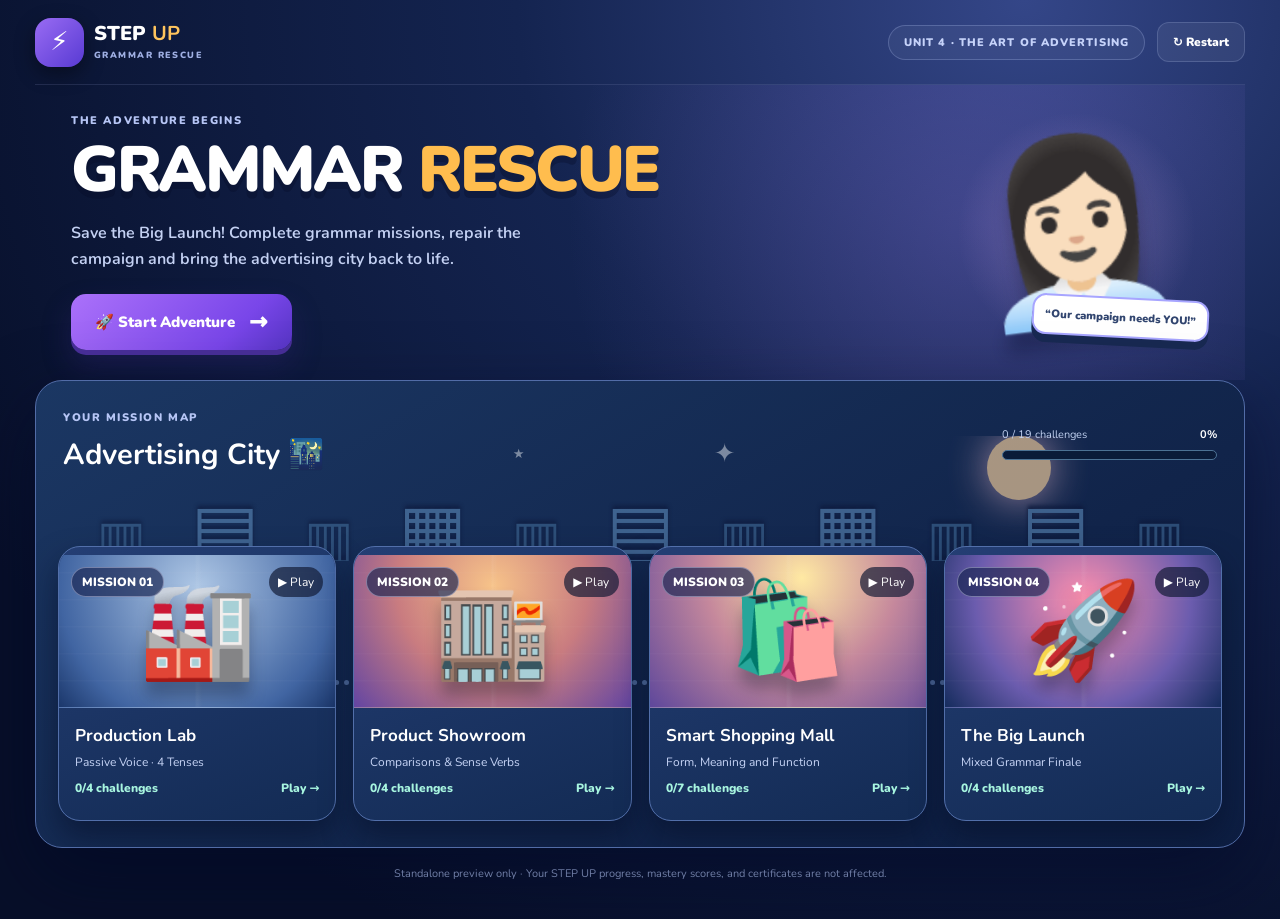
<file: grammar-rescue/index.html>
<!doctype html>
<html lang="en"><head>
<meta charset="utf-8"><meta name="viewport" content="width=device-width,initial-scale=1,viewport-fit=cover">
<meta name="theme-color" content="#0d1843"><title>STEP UP · Grammar Rescue Adventure</title>
<link rel="stylesheet" href="./styles.css?v=4">
</head><body>
<div class="app-shell">
<header class="topbar"><div class="brand"><span class="brand-logo">⚡</span><span>STEP <strong>UP</strong><small>GRAMMAR RESCUE</small></span></div>
<div class="top-meta"><span class="tag">UNIT 4 · THE ART OF ADVERTISING</span><button class="ghost-button" id="reset-progress" type="button" title="Restart this demo">↻ Restart</button></div></header>
<main>
<section id="map-view" class="map-view">
 <div class="welcome"><div><div class="eyebrow">THE ADVENTURE BEGINS</div><h1>GRAMMAR <em>RESCUE</em></h1><p>Save the Big Launch! Complete grammar missions, repair the campaign and bring the advertising city back to life.</p>
 <button id="quick-start" class="btn btn-violet" type="button">🚀 Start Adventure <span>→</span></button></div><div class="mascot" aria-hidden="true"><div class="mascot-glow"></div><div class="mascot-figure">👩🏻‍💼</div><div class="mascot-bubble">“Our campaign needs YOU!”</div></div></div>
 <div class="city-panel"><div class="city-header"><div><span class="eyebrow">YOUR MISSION MAP</span><h2>Advertising City <span>🌃</span></h2></div><div class="progress-box"><div class="progress-top"><span id="map-count">0 / 19 challenges</span><strong id="map-pct">0%</strong></div><div class="track"><span id="map-bar"></span></div></div></div>
 <div class="citysky"><div class="moon"></div><div class="stars">✦ ⋆ ✦</div><div class="skybuildings"><span>▥</span><span>▤</span><span>▥</span><span>▦</span><span>▥</span><span>▤</span><span>▥</span><span>▦</span><span>▥</span><span>▤</span><span>▥</span></div></div>
 <div id="mission-cards" class="mission-cards"></div>
 </div>
 <p class="legal">Standalone preview only · Your STEP UP progress, mastery scores, and certificates are not affected.</p>
</section>
<section id="game-view" class="game-view hidden">
 <div class="game-heading"><button id="back-map" type="button" class="back-button">← Mission Map</button><div class="game-identity"><span id="mission-pill">MISSION 01</span><strong id="mission-title">Production Lab</strong><small id="mission-subtitle">Passive Voice</small></div><div class="step-counter"><span id="step-caption">Challenge 1 / 4</span><div class="tinytrack"><span id="step-track"></span></div></div></div>
 <div class="game-layout">
  <div id="stage" class="stage stage-factory"><div class="stage-top"><span class="stage-label" id="stage-label">🚘 CAR FACTORY</span><span class="stage-status" id="stage-status">● WAITING</span></div>
  <div class="stage-backdrop"><div class="stage-window"></div><div class="stage-lights"></div><div class="stage-art" id="stage-art"><span class="decor-a"></span><span class="decor-b"></span><div class="art-main" id="art-main">🚘</div><div class="stage-platform"></div></div></div>
  <div class="stage-actor"><div class="actor" id="stage-actor">🤖</div><div class="actor-talk" id="actor-talk">Can you help?</div></div>
  <div class="stage-bottom"><span id="stage-readout">🟡 System awaiting your answer</span><span id="stage-stars">☆ ☆ ☆</span></div></div>
  <div class="activity"><div class="activity-header"><span class="eyebrow" id="activity-category">PRODUCTION CONTROL</span><span id="activity-number">01 / 04</span></div><h2 id="question-title">Repair the sentence</h2><p class="instruction" id="question-subtitle">Tap the words in the correct order.</p>
  <div class="prompt-card"><span class="prompt-icon" id="prompt-icon">📋</span><div><span id="prompt-label">PRODUCT INFORMATION</span><p id="question-prompt">Our car needs a label.</p></div></div>
  <div id="interaction-area" class="interaction-area" aria-live="polite"><div class="answer-box"><span>Your sentence goes here…</span></div><div class="words"><button type="button" class="word">in Japan.</button><button type="button" class="word">This car</button><button type="button" class="word">made</button><button type="button" class="word">is</button></div></div>
  <div class="tools-row"><button type="button" id="hint-button" class="chip-button">💡 Hint</button><button type="button" id="clear-button" class="chip-button">↻ Try again</button></div>
  <div id="hint-box" class="hint-box hidden"></div><div id="feedback" class="feedback hidden" role="status" aria-live="polite"></div>
  <button type="button" id="check-button" class="btn btn-violet main-action">Check Answer <span>→</span></button>
  </div>
 </div><p class="legal">Tap cards to interact · Demo progress stays on this device only</p>
</section>
</main></div>
<div class="overlay hidden" id="result-overlay" role="dialog" aria-modal="true" aria-labelledby="result-title"><div class="result-card"><div class="result-icon" id="result-icon">🏆</div><span class="eyebrow" id="result-kicker">MISSION COMPLETE</span><h2 id="result-title">Wonderful!</h2><p id="result-description">You've completed this mission.</p><div class="reward-ribbon" id="reward-ribbon">⭐ ⭐ ⭐</div><button class="btn btn-violet" id="result-next" type="button">Next Mission →</button><button id="result-map" type="button" class="chip-button">View Mission Map</button></div></div>
<script src="./game.js?v=4" defer></script>
</body></html>
</file>
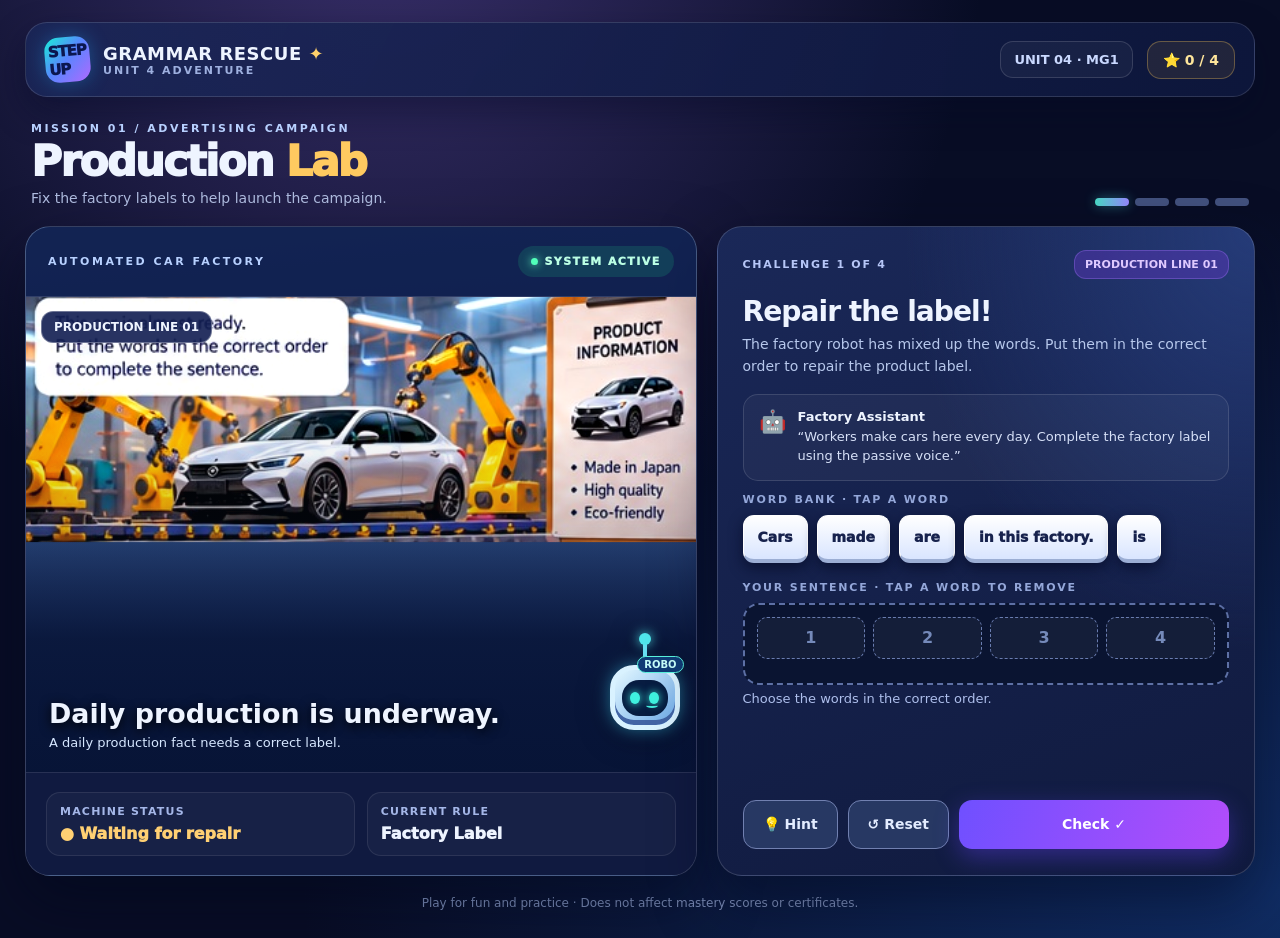
<file: games/grammar-rescue/index.html>
<!doctype html>
<html lang="en">
<head>
<meta charset="UTF-8"><meta name="viewport" content="width=device-width,initial-scale=1,viewport-fit=cover">
<title>STEP UP • Grammar Rescue — Unit 4 Adventure</title>
<link rel="stylesheet" href="style.css?v=20261022-challenge-3">
</head>
<body>
<div class="app">
  <header class="topbar">
    <div class="brand"><div class="emblem">STEP<br>UP</div><div><div class="brand-title">GRAMMAR RESCUE <span style="color:#ffd16b">✦</span></div><div class="brand-small">UNIT 4 ADVENTURE</div></div></div>
    <div class="top-right"><span class="unit-chip">UNIT 04 · MG1</span><span class="score-chip" id="starCounter">⭐ 0 / 4</span></div>
  </header>
  <div class="page-head"><div><div class="eyebrow">MISSION 01 / ADVERTISING CAMPAIGN</div><h1>Production <span>Lab</span></h1><p>Fix the factory labels to help launch the campaign.</p></div><div class="level-numbers" id="steps" aria-label="Progress"></div></div>
  <main class="mission-layout">
    <section class="factory card" aria-label="Animated factory environment">
      <header class="factory-header"><span class="eyebrow" id="plantStatus">AUTOMATED CAR FACTORY</span><span class="live-chip">SYSTEM ACTIVE</span></header>
      <div class="factory-art" id="factoryArt"><div class="machine-number" id="factoryMarker">PRODUCTION LINE 01</div><div class="particle-glow"></div><div class="scene-caption"><h2 id="sceneTitle">Daily production is underway.</h2><p id="sceneDesc">A daily production fact needs a correct label.</p></div><div class="robot" aria-hidden="true"><span class="robot-antenna"></span></div><div class="confetti" id="confetti"></div></div>
      <div class="factory-foot"><div class="statusbox"><div class="lab">MACHINE STATUS</div><div class="value orange" id="machineStatus">● Waiting for repair</div></div><div class="statusbox"><div class="lab">CURRENT RULE</div><div class="value" id="tenseName">Factory Label</div></div></div>
    </section>
    <section class="challenge card" aria-label="Interactive grammar challenge">
      <div class="challenge-top"><span class="round-label" id="roundLabel">CHALLENGE 1 OF 4</span><span class="round-status" id="difficulty">PRODUCTION LINE 01</span></div>
      <h2 id="questTitle">Repair the label!</h2><p class="intro" id="questIntro">The factory robot has mixed up the words. Put them in the correct order to repair the product label.</p>
      <div class="brief"><span class="speaker">🤖</span><div><strong>Factory Assistant</strong><p id="robotMessage">“Workers make cars here every day. Complete the factory label using the passive voice.”</p></div></div>
      <div class="micro wordbank-label">WORD BANK · TAP A WORD</div>
      <div class="word-bank" id="wordBank" aria-label="Available words"><button type="button" class="word" data-pick="0">Cars</button><button type="button" class="word" data-pick="1">made</button><button type="button" class="word" data-pick="2">are</button><button type="button" class="word" data-pick="3">in this factory.</button><button type="button" class="word" data-pick="4">is</button></div>
      <div class="micro builder-label">YOUR SENTENCE · TAP A WORD TO REMOVE</div>
      <div id="answerRow" class="answer-row" aria-label="Sentence builder"><span class="slot">1</span><span class="slot">2</span><span class="slot">3</span><span class="slot">4</span></div>
      <p class="hintnote" id="hintNote" hidden></p><div class="status" id="feedback" role="status" aria-live="polite">Choose the words in the correct order.</div>
      <div class="result-box" id="resultBox"><strong>✓ Grammar approved — product released!</strong><span id="explanation"></span></div>
      <div class="actions"><button class="btn secondary" id="hintBtn">💡 Hint</button><button class="btn secondary" id="resetBtn">↺ Reset</button><button class="btn primary" id="checkBtn">Check ✓</button><button class="btn next" id="nextBtn" hidden>Next mission →</button></div>
    </section>
  </main>
  <p class="footnote">Play for fun and practice · Does not affect mastery scores or certificates.</p>


<section id="gr-stage" aria-label="Grammar Rescue interactive mission">
<div class="page-head"><div><div class="eyebrow" id="gr-chapter-label">MISSION 02 / ADVERTISING CAMPAIGN</div><h1 id="gr-heading">Product <span>Showroom</span></h1><p id="gr-subhead">Choose the right products and rescue the campaign.</p></div><button type="button" class="btn secondary" id="gr-map-button">🗺️ Mission Map</button></div>
<div class="gr-layout">
 <section class="gr-scene" id="gr-scene" style="--gr-art:var(--showroom-art)" aria-label="Game scene">
   <div class="gr-scene-top"><span id="gr-scene-label">PRODUCT SHOWROOM</span><span class="gr-onair" id="gr-onair">SHOP OPEN</span></div>
   <div class="gr-scene-center"><div class="gr-icon" id="gr-scene-emoji">📱</div><h3 id="gr-scene-title">Welcome to the showroom!</h3><p id="gr-scene-desc">Help customers choose the best products.</p></div>
   <div class="gr-scene-foot"><span class="gr-score" id="gr-progress-count">0 / 4 completed</span><div class="gr-progress-track"><div class="gr-progress-fill" id="gr-progress-fill"></div></div></div>
 </section>
 <section class="gr-panel" id="gr-panel" aria-label="Interactive game challenge">
 <div class="gr-chipline"><span class="gr-questnum" id="gr-question-count">CHALLENGE 1 OF 4</span><span class="gr-chip" id="gr-topic">COMPARATIVE</span></div>
 <h2 id="gr-quest-title">Choose the product</h2><p class="gr-instruction" id="gr-quest-instruction">Select the correct item in the scene.</p>
 <div class="gr-dialog"><div class="gr-avatar" id="gr-avatar">👩🏻‍💼</div><div id="gr-customer-message">Welcome! Can you help me?</div></div>
 <div id="gr-choices" class="gr-pick-grid" aria-label="Choices"></div>
 <div id="gr-builder" hidden><p class="micro">WORD BANK · TAP THE WORDS IN ORDER</p><div class="gr-bank" id="gr-bank"></div><p class="micro">YOUR SENTENCE · TAP TO REMOVE</p><div class="gr-answer-row" id="gr-answer"></div></div>
 <div id="gr-feedback" class="gr-note" role="status" aria-live="polite">Select your answer to continue.</div>
 <div id="gr-reward" class="gr-reward" role="status"></div>
 <div class="gr-controls"><button type="button" class="gr-btn gray" id="gr-hint">💡 Hint</button><button type="button" class="gr-btn gray" id="gr-reset" hidden>↻ Reset</button><button type="button" class="gr-btn" id="gr-check" hidden>Check ✓</button><button type="button" class="gr-btn green" id="gr-next" hidden>Next →</button></div>
 </section>
</div>
<p class="footnote">Game results are separate from STEP UP mastery and certificates.</p>
</section>
</div>
<div id="gr-map" class="gr-map-overlay" role="dialog" aria-modal="true" aria-label="Grammar Rescue Mission Map">
 <div class="gr-map-card"><button type="button" class="gr-map-close" id="gr-map-close" aria-label="Close map">×</button>
  <div class="gr-map-hero"><div class="gr-map-heading"><div class="tiny">STEP UP · UNIT 4</div><h2>GRAMMAR RESCUE 🗺️</h2><p>Save the advertising campaign. One mission at a time.</p></div></div>
  <div class="gr-map-missions" id="gr-map-missions"></div>
 </div>
</div>
<div id="gr-win" class="gr-win-overlay" role="dialog" aria-modal="true" aria-label="Campaign completed">
 <div class="gr-win-card"><div class="gr-win-illustration"></div><div class="eyebrow">MISSION ACCOMPLISHED</div><h2>🚀 Campaign Launched!</h2><p>You rescued the advertising campaign by applying grammar in real situations.</p><div class="gr-win-stats"><div class="gr-win-stat"><b>4</b>Mission Areas</div><div class="gr-win-stat"><b>18</b>Challenges</div><div class="gr-win-stat"><b>★</b>Grammar Hero</div></div><button class="gr-btn" id="gr-replay">↺ Play Again</button><button class="gr-btn gray" id="gr-win-map" style="margin-left:8px">Mission Map</button><p style="font-size:11px">Game rewards only · No change to STEP UP certificates</p></div>
</div>
<div class="completed" id="completed"><div class="finish-card"><div class="trophy">🏆</div><div class="eyebrow">FACTORY REPAIRED</div><h2>Mission Complete!</h2><p>You fixed all four passive voice production labels. The campaign is one step closer to launch!</p><p style="font-weight:900;color:#ffe58c;font-size:23px">⭐⭐⭐⭐</p><button class="btn primary" id="restartBtn">↺ Play Again</button></div></div>
<script src="game.js?v=20261023-duels-1"></script>
<script src="robo-guide.js?v=20261026-1"></script>

</body></html>
</file>
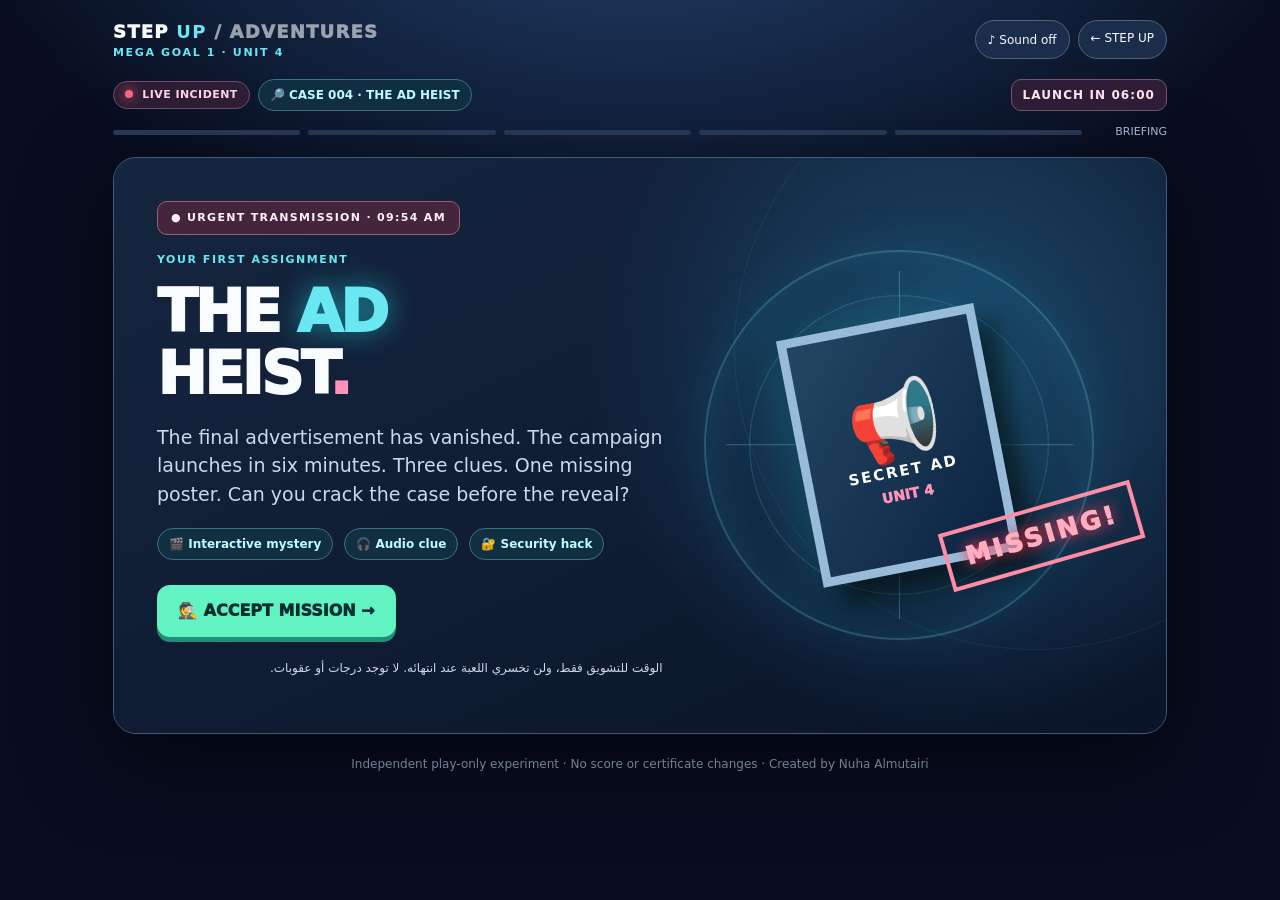
<file: adventure-unit4.html>
<!doctype html>
<html lang="en">
<head>
<meta charset="utf-8">
<meta name="viewport" content="width=device-width, initial-scale=1">
<meta name="theme-color" content="#090d20">
<meta name="description" content="STEP UP Adventures: The Ad Heist, an independent Unit 4 detective game.">
<title>STEP UP ADVENTURES · THE AD HEIST</title>
<style>
:root{color-scheme:dark;--bg:#080e20;--glass:#131d37;--line:#435574;--white:#f9fcff;--soft:#ced8ea;--cyan:#69e8f4;--green:#61f3c2;--gold:#ffd485;--pink:#ff92b8;--red:#ff647f}
*{box-sizing:border-box}
body{margin:0;min-height:100dvh;background:radial-gradient(70% 65% at 50% -20%,#254876 0%,#080e20 78%);color:var(--white);font-family:system-ui,-apple-system,"Segoe UI",sans-serif;line-height:1.5}
button,a{font:inherit}button{cursor:pointer}button:focus-visible,a:focus-visible{outline:3px solid var(--gold);outline-offset:3px}
a{color:inherit}
.shell{max-width:1090px;padding:0 18px;margin:0 auto}
header{min-height:79px;display:flex;justify-content:space-between;align-items:center;gap:10px;flex-wrap:wrap;padding:12px 0}
.logo{font-weight:1000;letter-spacing:.07em;font-size:18px}.logo b{color:var(--cyan)}.tiny{font-size:11px;letter-spacing:.15em;font-weight:850;color:var(--cyan);text-transform:uppercase}
header .right{display:flex;align-items:center;gap:8px}
.link,.switch{border:1px solid #50627b;background:#1c2d4c;border-radius:50px;padding:8px 12px;color:#f6faff;text-decoration:none;font-size:12px;min-height:39px}
.link:hover,.switch:hover{background:#2c456c}
.status{border:1px solid #754b65;color:#ffd6e5;background:#3d233db3;border-radius:60px;padding:5px 11px;font-size:11px;letter-spacing:.04em;font-weight:800}
.status .light{display:inline-block;width:8px;height:8px;border-radius:100%;margin-right:5px;background:var(--red);box-shadow:0 0 12px var(--red);animation:pulse 1.6s infinite}
.rail{display:flex;align-items:center;gap:8px;margin:5px 0 16px}
.rail>div{height:5px;border-radius:9px;flex:1;background:#283b5a;overflow:hidden}.rail>div.on{background:linear-gradient(90deg,#7ff5e9,#6cb9ff);box-shadow:0 0 12px #51dada}
.rail small{font-size:11px;color:#adbed9;min-width:77px;text-align:right}
.hud{display:flex;justify-content:space-between;align-items:center;flex-wrap:wrap;gap:9px;margin-bottom:13px}
.hud .left{display:flex;gap:8px;align-items:center;flex-wrap:wrap}
.clock{font-size:12px;font-weight:900;letter-spacing:.09em;border:1px solid #725568;color:#ffe6ee;border-radius:10px;padding:6px 11px;background:#301e39}
.clock.hot{color:white;border-color:var(--red);background:#8b2c47}
.pill{display:inline-block;padding:6px 11px;border:1px solid #3d7180;border-radius:40px;background:#102f42;color:#c1faff;font-size:12px;font-weight:750}
.card{border:1px solid #445a7b;border-radius:23px;background:linear-gradient(145deg,#172944 0%,#0d1933 68%);overflow:hidden;min-height:570px;box-shadow:0 25px 85px #0009;position:relative}
.card:before{content:"";position:absolute;top:0;left:0;right:0;height:2px;background:linear-gradient(90deg,transparent,#81f6e7,transparent);opacity:.7;pointer-events:none}
.area{padding:clamp(17px,3vw,32px)}
h1,h2,h3,p{margin-top:0}h1{font-weight:1000;letter-spacing:-.045em;line-height:1.06;font-size:clamp(32px,5vw,59px);margin-bottom:17px}h2{font-weight:900;letter-spacing:-.035em;line-height:1.16;font-size:clamp(24px,3vw,37px);margin:6px 0 13px}
p{color:var(--soft)}.step{color:var(--cyan);text-transform:uppercase;letter-spacing:.14em;font-weight:900;font-size:11px;margin-bottom:12px}
.lead{font-size:clamp(15px,1.9vw,19px);max-width:560px}
.flex{display:flex;gap:11px;align-items:center;flex-wrap:wrap}.btn{border:0;border-radius:13px;padding:14px 21px;min-height:50px;background:var(--green);color:#042d30;font-weight:950;box-shadow:0 5px 0 #208f78;display:inline-flex;align-items:center;justify-content:center;gap:8px;text-decoration:none}
.btn:active{transform:translateY(3px);box-shadow:0 2px 0 #208f78}.btn.alt{background:#273f60;box-shadow:none;color:white;border:1px solid #63809c}.btn:disabled{opacity:.45;cursor:default;box-shadow:none}
.panel{border:1px solid #415d7c;background:#102641e3;border-radius:15px;padding:16px}
.panel.cyan{border-color:#379ea3;background:#0c353dd9}.panel.warn{border-color:#9e6676;background:#3b2439cb}
.roman{font-size:12px;letter-spacing:.14em;color:#a8bddb;font-weight:850}.glow{color:var(--green)}.pink{color:var(--pink)}
.terminal{font:750 13px/1.65 ui-monospace,SFMono-Regular,Consolas,monospace;color:#baf9e9}
.intro{min-height:575px;position:relative;display:grid;grid-template-columns:1.06fr .94fr;align-items:center;gap:12px;padding:clamp(18px,4vw,43px);background:radial-gradient(circle at 80% 36%,#1c4a6c 0%,transparent 40%),linear-gradient(155deg,#15263f,#0a1429)}
.intro:after{content:"";position:absolute;width:600px;height:600px;border:1px solid #46e6ec15;border-radius:50%;right:-170px;top:-110px;pointer-events:none}
.intro h1 em{font-style:normal;color:var(--cyan);text-shadow:0 0 28px #1e8fa0}
.alert{background:#45253b;border:1px solid #9c5e74;color:#fff1f6;border-radius:10px;display:inline-flex;gap:7px;padding:8px 13px;font-weight:900;font-size:11px;letter-spacing:.12em;margin-bottom:17px}
.intro-visual{position:relative;min-height:370px;display:grid;place-items:center}
.radar{width:min(100%,390px);aspect-ratio:1;border-radius:50%;border:2px solid #69d7e246;box-shadow:inset 0 0 45px #22accb33,0 0 50px #1c87a32a;display:grid;place-items:center;position:relative;background:repeating-radial-gradient(circle at center,transparent 0,transparent 48px,#75e3ea24 49px,#75e3ea24 50px);animation:slowspin 16s linear infinite}
.radar:before,.radar:after{content:"";position:absolute;background:#6bd9e557;left:50%;top:5%;height:90%;width:1px}.radar:after{transform:rotate(90deg)}
.poster-art{display:grid;place-items:center;width:52%;height:65%;border:9px solid #98bbd9;background:linear-gradient(130deg,#234763,#0b2341);transform:rotate(-11deg);box-shadow:17px 20px 25px #0009,0 0 60px #1adce03a;z-index:2;animation:float 3.6s ease-in-out infinite}
.poster-art span{font-size:75px;line-height:1}.poster-art strong{color:#fff;font-size:15px;letter-spacing:.13em;text-align:center}.poster-art small{color:var(--pink);font-size:14px;font-weight:1000}
.stamp{position:absolute;z-index:3;bottom:19%;right:-4%;border:4px solid #ff8ca4;color:#ffaebf;font-weight:1000;letter-spacing:.13em;padding:7px 17px;transform:rotate(-16deg);font-size:clamp(15px,2.5vw,25px);text-shadow:0 0 14px #ff3150}
.scene-layout{display:grid;grid-template-columns:1.6fr .7fr;gap:17px}
.room{height:400px;position:relative;overflow:hidden;border-radius:17px;background:linear-gradient(#1b3755 0 63%,#233a59 63% 70%,#132b49 70%);border:1px solid #6a89a9;box-shadow:inset 0 0 110px #0007}
.room:before{content:"";position:absolute;left:25%;top:15%;width:50%;height:49%;border:12px solid #142c48;background:linear-gradient(130deg,#51768e,#172b46);box-shadow:0 8px 20px #0007}
.room:after{content:"";position:absolute;left:0;bottom:29%;height:3px;width:100%;background:#66819e}
.scene-title{position:absolute;top:11px;left:14px;border:1px solid #6c9aaf;background:#0b1d33dd;border-radius:8px;padding:5px 9px;color:#aaf4e9;font-size:11px;letter-spacing:.08em;font-weight:850}
.room .spotlight{position:absolute;right:10%;top:-17px;background:#c2e4e9;width:130px;height:23px;border-radius:0 0 60px 60px;box-shadow:0 10px 45px #a0e5f87a}
.blank-frame{position:absolute;top:25%;left:41%;transform:rotate(-4deg);display:flex;flex-direction:column;align-items:center;color:#d7e9f5;font-weight:1000;letter-spacing:.07em;font-size:18px}.blank-frame b{font-size:36px}
.tabletop{position:absolute;bottom:10%;left:8%;width:85%;height:18%;border-radius:13px;background:linear-gradient(135deg,#8ba7bf,#355c7a);box-shadow:0 20px 0 #0b203b,0 24px 20px #000b}
.hotspot{position:absolute;z-index:5;border-radius:17px;padding:8px;min-height:94px;width:126px;display:flex;align-items:center;justify-content:center;flex-direction:column;border:2px solid #b1eafa;background:#102d49ed;color:#fff;box-shadow:0 4px 23px #071126,0 0 0 5px #61e3ee25;animation:hotspot 2.2s infinite}
.hotspot .icon{font-size:35px;line-height:1.3}.hotspot span:last-child{font-size:12px;font-weight:900}.hotspot:hover{border-color:var(--gold);transform:translateY(-4px)}.hotspot.found{border-color:var(--green);background:#10483fdc;animation:none}.hotspot[data-clue="email"]{left:4%;bottom:18%}.hotspot[data-clue="printer"]{right:4%;bottom:18%}.hotspot[data-clue="log"]{left:42%;top:37%}
.casefile{min-height:400px;display:flex;flex-direction:column;gap:10px}
.evidence-list{display:grid;gap:9px}.ev{border:1px dashed #5a718c;border-radius:11px;padding:11px;color:#d0daeb;display:flex;align-items:center;gap:8px;background:#152a42}.ev.found{border:1px solid #3da58d;color:#a4f9df;background:#103d3e}
.slot{font-size:17px;font-weight:900;color:var(--cyan);min-width:45px}.ev span:last-child{font-size:13px}
.modal-root{position:fixed;inset:0;z-index:40;background:#020713e9;display:grid;place-items:center;padding:16px;backdrop-filter:blur(6px)}
.modal-root[hidden]{display:none}.modal{width:min(100%,550px);border-radius:20px;background:linear-gradient(140deg,#243a58,#11213d);border:1px solid #79bfd0;padding:24px;box-shadow:0 15px 75px #000b;animation:arrival .25s ease-out}
.modal h2{margin:8px 0}.x{float:right;background:#284464;border:1px solid #6a91a8;border-radius:8px;padding:6px 11px;color:white}
.clue-text{font-size:clamp(18px,2.4vw,23px);font-weight:850;color:white;background:#081d33;border-left:4px solid var(--gold);padding:17px;border-radius:8px}
.timeline{display:grid;grid-template-columns:repeat(3,1fr);gap:13px;margin:20px 0}
.event{border:1px solid #6d8fac;border-radius:17px;padding:17px 12px;display:grid;gap:8px;min-height:148px;text-align:left;background:#1c3654;color:#f9feff;transition:transform .15s}
.event:hover{transform:translateY(-4px);background:#254b67}.event .number{font-size:13px;color:var(--cyan);font-weight:1000}.event .emoji{font-size:36px}.event .event-title{font-weight:900;font-size:17px}.event.selected{border:2px solid var(--green);background:#134c4a}.event:disabled{opacity:.6;cursor:default}
.timeline-track{display:flex;align-items:center;gap:10px;margin:20px 0}
.bubble{display:grid;place-items:center;flex:1;border:1px dashed #68839e;min-height:71px;border-radius:13px;background:#0b1e36;color:#96abc9;font-weight:850;font-size:13px;text-align:center;padding:6px}
.bubble.filled{border:1px solid var(--cyan);color:white;background:#143f59}.arrow{color:var(--cyan);font-size:20px}
.device{border:1px solid #7195b3;background:radial-gradient(circle at 70% -10%,#304f69,#0c1e35);border-radius:20px;padding:20px;position:relative}
.device .gridlines{height:10px;background:repeating-linear-gradient(90deg,#51c4d250 0 2px,transparent 2px 17px);margin-bottom:13px}
.connection{display:grid;grid-template-columns:45px 1fr;gap:10px;align-items:start;padding:12px 0;border-bottom:1px solid #ffffff19}
.node{width:42px;height:42px;border:2px solid #698ca8;border-radius:50%;display:grid;place-items:center;background:#19334b;color:#b3d7ea;font-weight:900}
.node.active{background:#12614f;border-color:var(--green);color:#fff;box-shadow:0 0 20px #51ffc35a}
.options{display:grid;grid-template-columns:repeat(3,1fr);gap:7px;margin-top:10px}
.option{border:1px solid #5d88a6;background:#203f5e;color:#fff;border-radius:11px;padding:12px 8px;min-height:50px;font-weight:900;font-size:14px}
.option:hover{border-color:var(--gold);background:#2b536c}.option:disabled{opacity:.5;cursor:default}.option.correct{background:#176052;border:2px solid var(--green);color:#ceffef;opacity:1}
.visual-meter{height:9px;background:#254264;border-radius:7px;overflow:hidden}.visual-meter div{height:100%;background:linear-gradient(90deg,#70fbcf,#7ddcf7);transition:width .2s}
.locations{display:grid;grid-template-columns:repeat(3,minmax(0,1fr));gap:12px;margin:20px 0}
.location{border:1px solid #6586a4;border-radius:17px;background:#152e4c;color:white;padding:21px 10px;display:grid;gap:10px;text-align:center;min-height:187px;align-content:center}
.location .door{font-size:56px;filter:drop-shadow(0 9px 8px #0009)}
.location strong{font-size:19px}.location small{color:#a9c4d9;font-size:11px}.location:hover{border-color:var(--green);box-shadow:0 0 18px #6bf5e332;transform:translateY(-3px)}
.feed{padding:14px 18px;border:1px solid #587994;border-radius:12px;background:#091f35;color:#dbebf6;font-size:14px;margin-top:17px;min-height:50px}
.feed.good{border-color:#30a88b;color:#a9ffdd;background:#103f3a}.feed.bad{border-color:#a46585;color:#ffd0dd;background:#462839}
.victory{padding:clamp(23px,5vw,44px);display:grid;grid-template-columns:.85fr 1.15fr;gap:25px;align-items:center;min-height:560px;background:radial-gradient(circle at 32% 30%,#235b6a,#0b1930 69%)}
.crown{width:240px;height:270px;display:grid;place-items:center;margin:auto;border:2px solid #78e9e294;border-radius:24px;background:linear-gradient(150deg,#1c5062,#162b48);box-shadow:0 0 50px #29d5bf55;transform:rotate(-7deg);animation:float 3.2s ease-in-out infinite;position:relative}
.crown .big{font-size:105px}.crown:after{content:"CASE CLOSED";position:absolute;bottom:18px;font-weight:950;color:var(--gold);letter-spacing:.15em}
.impact{font-weight:1000;color:var(--gold);text-transform:uppercase;letter-spacing:.13em;font-size:14px}
.callout{padding:12px 14px;border-left:3px solid var(--green);background:#103a45;border-radius:6px;font-size:13px;color:#c9ffeb}
footer{font-size:12px;color:#9fb0c9;text-align:center;padding:21px}
.shake{animation:shake .3s ease}
@keyframes hotspot{0%,100%{box-shadow:0 4px 23px #071126,0 0 0 4px #61e3ee20}50%{box-shadow:0 4px 23px #071126,0 0 0 9px #61e3ee05}}
@keyframes float{0%,100%{translate:0 0}50%{translate:0 -9px}}
@keyframes pulse{50%{opacity:.35;box-shadow:0 0 0 var(--red)}}
@keyframes slowspin{to{transform:rotate(360deg)}}
@keyframes arrival{from{opacity:0;transform:translateY(20px) scale(.98)}to{opacity:1;transform:none}}
@keyframes shake{0%,100%{transform:none}25%{transform:translateX(-5px)}75%{transform:translateX(5px)}}
@media(max-width:750px){.intro,.scene-layout,.victory{grid-template-columns:1fr}.intro{padding:25px}.intro-visual{min-height:210px}.radar{width:205px}.poster-art{border-width:6px}.poster-art span{font-size:42px}.poster-art strong{font-size:10px}.poster-art small{font-size:9px}.stamp{font-size:13px;bottom:10%;right:5%}.card{min-height:0}.room{height:310px}.hotspot{width:95px;min-height:75px}.hotspot .icon{font-size:26px}.hotspot span:last-child{font-size:11px}.hotspot[data-clue="email"]{left:2%;bottom:11%}.hotspot[data-clue="printer"]{right:2%;bottom:11%}.hotspot[data-clue="log"]{left:37%;top:34%}.timeline,.locations{gap:7px}.event{padding:10px 7px;min-height:128px}.event .emoji{font-size:26px}.event .event-title{font-size:13px}.options{grid-template-columns:1fr}.location{padding:13px 6px;min-height:137px}.location .door{font-size:37px}.location strong{font-size:14px}.location small{font-size:9px}.crown{width:180px;height:200px}.crown .big{font-size:80px}.status{display:none}}
@media(prefers-reduced-motion:reduce){*,*:before,*:after{animation:none!important;transition:none!important}}
</style>
</head>
<body>
<div class="shell">
<header>
<div><div class="logo">STEP <b>UP</b> <span style="color:#ffffff94">/ ADVENTURES</span></div><div class="tiny">Mega Goal 1 · Unit 4</div></div>
<div class="right"><button type="button" class="switch" id="sound" aria-pressed="false">♪ Sound off</button><a id="back" class="link" href="./">← STEP UP</a></div>
</header>
<div class="hud"><div class="left"><span class="status"><span class="light"></span> LIVE INCIDENT</span><span class="pill">🔎 CASE 004 · THE AD HEIST</span></div><div id="timer" class="clock" aria-label="Launch countdown">LAUNCH IN 06:00</div></div>
<div id="rail" class="rail" role="progressbar" aria-label="Mission progress" aria-valuemin="0" aria-valuemax="5" aria-valuenow="0"><div></div><div></div><div></div><div></div><div></div><small id="progressText">BRIEFING</small></div>
<main id="game" class="card" aria-live="polite"></main>
<footer>Independent play-only experiment · No score or certificate changes · Created by Nuha Almutairi</footer>
</div>
<div class="modal-root" id="modal" hidden></div>
<script>
(function(){
'use strict';
const $=id=>document.getElementById(id);
const game=$('game'),modal=$('modal'),rail=$('rail'),timer=$('timer'),back=$('back'),sound=$('sound');
back.href='./'+location.search;
let stage=0,found=new Set(),order=[],solved=[false,false,false],alerts=0,feedback='',seconds=360,tick=null,soundOn=false,ctx=null,openKey=null;
const clues={
 email:{name:'Designer’s Message',icon:'📨',text:'“The final poster was designed yesterday at 4 PM. I left it on the editing desk.” — Sara',log:'DESIGNED · YESTERDAY · 4:00 PM'},
 printer:{name:'Printer Receipt',icon:'🖨️',text:'“The only final copy was printed today at 9:42 AM.”',log:'PRINTED · TODAY · 9:42 AM'},
 log:{name:'Security Camera Log',icon:'📹',text:'“Archive B was opened at 9:46 AM. Access ID: A-0 (AUTO-GUARD).”',log:'ARCHIVE B · TODAY · 9:46 AM'}
};
const events=[
 {id:'archive',time:'9:46 AM',title:'A locker was opened',emoji:'🔒'},
 {id:'brief',time:'Yesterday · 4 PM',title:'The poster was designed',emoji:'🎨'},
 {id:'print',time:'Today · 9:42 AM',title:'The poster was printed',emoji:'🖨️'}
];
const locks=[
 {cam:'CAM 01 / DESIGN ROOM',stem:'The original poster ___ yesterday.',choices:['was designed','is design','will designed'],answer:0,tip:'A finished action yesterday → was + V3'},
 {cam:'CAM 02 / ARCHIVE TRANSFER',stem:'The poster ___ to the archive.',choices:['has moved','has been moved','have been move'],answer:1,tip:'Present perfect passive → has been + V3'},
 {cam:'CAM 03 / LAUNCH CONTROL',stem:'The advertisement ___ at ten.',choices:['will launched','will be launched','was launch'],answer:1,tip:'Future passive → will be + V3'}
];
function beep(freq=600,len=.065){if(!soundOn)return;try{const Audio=window.AudioContext||window.webkitAudioContext;if(!Audio)return;ctx=ctx||new Audio();const o=ctx.createOscillator(),g=ctx.createGain();o.type='sine';o.frequency.value=freq;g.gain.setValueAtTime(.045,ctx.currentTime);g.gain.exponentialRampToValueAtTime(.001,ctx.currentTime+len);o.connect(g);g.connect(ctx.destination);o.start();o.stop(ctx.currentTime+len)}catch(e){}}
function updateTimer(){let mm=Math.floor(Math.max(0,seconds)/60),ss=String(Math.max(0,seconds)%60).padStart(2,'0');timer.textContent=seconds>0?'LAUNCH IN '+String(mm).padStart(2,'0')+':'+ss:'OVERTIME · KEEP GOING';timer.classList.toggle('hot',seconds<=60);if(stage===5){timer.textContent='CASE CLOSED';timer.classList.remove('hot')}}
function startClock(){if(tick)return;tick=setInterval(function(){if(stage<5&&seconds>0){seconds--;updateTimer()}},1000)}
function button(label,act,secondary,disabled){return '<button class="btn'+(secondary?' alt':'')+'" type="button" data-action="'+act+'"'+(disabled?' disabled':'')+'>'+label+'</button>'}
function showFeedback(message,good){feedback=message;const el=$('game');const old=el.querySelector('.feed');if(old){old.textContent=message;old.className='feed '+(good?'good':'bad')}else{const d=document.createElement('div');d.className='feed '+(good?'good':'bad');d.textContent=message;el.querySelector('.area')?.appendChild(d)}beep(good?790:170)}
function stepHeader(number,label,title,lead){return '<div class="step">MISSION 0'+number+' / '+label+'</div><h2>'+title+'</h2><p>'+lead+'</p>'}
function intro(){
 game.innerHTML='<section class="intro"><div><div class="alert">● URGENT TRANSMISSION · 09:54 AM</div><div class="step">YOUR FIRST ASSIGNMENT</div><h1>THE <em>AD</em><br>HEIST<span style="color:var(--pink)">.</span></h1><p class="lead">The final advertisement has vanished. The campaign launches in six minutes. Three clues. One missing poster. Can you crack the case before the reveal?</p><div class="flex" style="margin:20px 0 25px"><span class="pill">🎬 Interactive mystery</span><span class="pill">🎧 Audio clue</span><span class="pill">🔐 Security hack</span></div>'+button('🕵️ ACCEPT MISSION →','start')+'<p style="font-size:12px;margin-top:22px" lang="ar" dir="rtl">الوقت للتشويق فقط، ولن تخسري اللعبة عند انتهائه. لا توجد درجات أو عقوبات.</p></div><div class="intro-visual" aria-hidden="true"><div class="radar"><div class="poster-art"><div style="text-align:center"><span>📢</span><br><strong>SECRET AD</strong><br><small>UNIT 4</small></div></div></div><div class="stamp">MISSING!</div></div></section>';
}
function room(){
 let items=Object.keys(clues).map(k=>'<button type="button" class="hotspot '+(found.has(k)?'found':'')+'" data-clue="'+k+'" aria-label="Inspect '+clues[k].name+'"><span class="icon">'+clues[k].icon+'</span><span>'+({email:'Message',printer:'Printer',log:'Security'}[k])+'</span></button>').join('');
 game.innerHTML='<section class="area">'+stepHeader(1,'CRIME SCENE','Someone took the poster.','Search the studio. Tap three glowing objects to uncover what happened.')+
 '<div class="scene-layout"><div class="room"><div class="scene-title">● CAMERA 01 · NOVA AD STUDIO</div><div class="spotlight"></div><div class="blank-frame"><b>?</b>MISSING</div><div class="tabletop"></div>'+items+'</div><aside class="panel casefile"><div class="roman">EVIDENCE BOARD</div><h3 style="margin:0">CLUES '+found.size+' / 3</h3><div class="evidence-list">'+Object.keys(clues).map(k=>'<div class="ev '+(found.has(k)?'found':'')+'"><span class="slot">'+(found.has(k)?'✓':'?')+'</span><span>'+clues[k].name+'</span></div>').join('')+'</div><p style="font-size:13px;margin:auto 0 0">Clues unlock the next part of the investigation.</p>'+button('Rebuild the Timeline →','timeline',false,found.size!==3)+'</aside></div></section>';
}
function viewClue(key){
 openKey=key;found.add(key);room();const c=clues[key];
 modal.hidden=false;modal.innerHTML='<section class="modal" role="dialog" aria-modal="true" aria-label="Evidence found"><button type="button" class="x" data-action="dismiss">✕</button><div class="step">EVIDENCE UNLOCKED · '+found.size+' / 3</div><h2>'+c.icon+' '+c.name+'</h2><p class="clue-text">'+c.text+'</p><div class="panel cyan terminal">'+c.log+'</div><div class="flex" style="margin-top:15px">'+(key==='log'?button('▶ HEAR SECURITY LOG','voice',true):'')+button('SAVE CLUE ✓','dismiss')+'</div></section>';
 modal.querySelector('.x')?.focus();beep(770);
}
function dismiss(){openKey=null;modal.hidden=true;modal.innerHTML='';try{speechSynthesis.cancel()}catch(e){}}
function voice(){
 const c=clues[openKey||'log'];try{if(!('speechSynthesis' in window))throw Error('no voice');speechSynthesis.cancel();const u=new SpeechSynthesisUtterance(c.text.replace(/[“”]/g,''));u.lang='en-US';u.rate=.86;speechSynthesis.speak(u)}catch(e){const n=modal.querySelector('.terminal');if(n)n.textContent=c.text}
}
function timeline(){
 const timelineCards=events.map(e=>'<button type="button" class="event '+(order.includes(e.id)?'selected':'')+'" data-event="'+e.id+'"'+(order.includes(e.id)?' disabled':'')+'><span class="number">● '+e.time+'</span><span class="emoji">'+e.emoji+'</span><span class="event-title">'+e.title+'</span></button>').join('');
 game.innerHTML='<section class="area">'+stepHeader(2,'RECONSTRUCT THE NIGHT','Put the evidence in order.','The camera database scrambled three events. Tap the events from earliest to latest. Think like a detective, not a test taker.')+
 '<div class="panel"><div class="roman">SECURITY FOOTAGE · FRAGMENTS</div><div class="timeline">'+timelineCards+'</div><div class="roman">YOUR RECONSTRUCTED TIMELINE</div><div class="timeline-track">'+[0,1,2].map(i=>'<div class="bubble '+(order[i]?'filled':'')+'">'+(order[i]?events.find(e=>e.id===order[i]).time:'FRAME 0'+(i+1))+'</div>'+(i<2?'<span class="arrow">→</span>':'')).join('')+'</div></div><div class="flex" style="margin-top:15px">'+button('↺ Clear sequence','clear',true)+button('Check footage →','check',false,order.length<3)+'</div><div id="note" class="feed '+(feedback?'bad':'')+'">'+(feedback||'Watch the timestamps. Every clue matters.')+'</div></section>';
}
function hack(){
 game.innerHTML='<section class="area">'+stepHeader(3,'BREAK THE FIREWALL','Restore the security signal.','Three camera connections were jammed. Choose the right phrase to reconnect each security feed. Each repaired connection lights up.')+
 '<div class="device"><div class="gridlines"></div><div class="flex" style="justify-content:space-between"><span class="terminal">SECURITY CORE / A-0</span><span class="pill">'+solved.filter(Boolean).length+' / 3 circuits online</span></div><div class="visual-meter" style="margin:12px 0 5px"><div style="width:'+(solved.filter(Boolean).length/3*100)+'%"></div></div>'+
 locks.map((l,i)=>'<div class="connection"><div class="node '+(solved[i]?'active':'')+'">'+(solved[i]?'✓':i+1)+'</div><div><div class="roman">'+l.cam+'</div><p style="margin:6px 0;font-size:16px;font-weight:850;color:white">'+l.stem+'</p><div class="options">'+l.choices.map((choice,j)=>'<button type="button" class="option '+(solved[i]&&j===l.answer?'correct':'')+'" data-lock="'+i+'" data-option="'+j+'"'+(solved[i]?' disabled':'')+'>'+choice+'</button>').join('')+'</div></div></div>').join('')+
 '<div class="feed '+(feedback?'bad':'')+'" id="note">'+(feedback||'Tap the missing phrase to connect each circuit. Wrong turns can be retried.')+'</div><div class="flex" style="margin-top:18px">'+button('🔓 OPEN SECURITY DOSSIER →','dossier',false,!solved.every(Boolean))+'</div></div></section>';
}
function dossier(){
 game.innerHTML='<section class="area">'+stepHeader(4,'FINAL DECISION','Who moved the missing poster?','The evidence points to one access ID. Choose the responsible person or system. Your deduction decides the case.')+
 '<div class="panel cyan"><div class="terminal">SECURITY FOOTAGE RESTORED ✓</div><p style="margin:7px 0;color:#eafff4">“Archive B was opened at 9:46 AM. Access ID: <b>A-0 (AUTO-GUARD)</b>.”</p></div>'+
 '<div class="locations"><button type="button" class="location" data-suspect="sara"><span class="door">👩🏻‍🎨</span><strong>SARA</strong><small>The designer</small></button><button type="button" class="location" data-suspect="editor"><span class="door">🕶️</span><strong>THE EDITOR</strong><small>Last to review the ad</small></button><button type="button" class="location" data-suspect="auto"><span class="door">🤖</span><strong>AUTO-GUARD</strong><small>Automated security system</small></button></div><div class="feed '+(feedback?'bad':'')+'" id="note">'+(feedback||'Hint: Investigators trust access logs more than guesses.')+'</div></section>';
}
function ending(){
 game.innerHTML='<section class="victory"><div class="crown" aria-hidden="true"><span class="big">🏆</span></div><div><div class="step">✔ MISSION COMPLETE · CASE 004</div><div class="impact">Plot twist unlocked!</div><h1>CASE<br>SOLVED<span class="glow">.</span></h1><p class="lead">The ad was <b>not stolen.</b> AUTO-GUARD moved it to Archive B to protect the final copy. The launch is saved!</p><div class="callout"><b>ENGLISH DETECTIVE BADGE</b><br>Clue finder · Timeline restorer · Security hacker</div><p style="font-size:13px;margin-top:12px">Notice how the clues used Passive Voice naturally: <b>was designed</b> · <b>was printed</b> · <b>has been moved</b> · <b>will be launched</b>.</p><p class="roman">THIS IS A PLAY-ONLY BADGE. NO MASTERY SCORES OR CERTIFICATES WERE MODIFIED.</p><div class="flex" style="margin-top:22px">'+button('↻ PLAY AGAIN','restart')+'<a href="./'+location.search+'" class="btn alt">BACK TO STEP UP</a></div></div></section>';
}
function render(){
 rail.setAttribute('aria-valuenow',String(stage));rail.querySelectorAll('div').forEach((n,i)=>n.classList.toggle('on',i<stage));
 $('progressText').textContent=['BRIEFING','INVESTIGATE','TIMELINE','SECURITY','FINAL CHOICE','CASE SOLVED'][stage];
 updateTimer();if(stage===0)intro();else if(stage===1)room();else if(stage===2)timeline();else if(stage===3)hack();else if(stage===4)dossier();else ending();
}
function next(newStage){feedback='';stage=newStage;render();window.scrollTo?.({top:0,behavior:'smooth'})}
document.addEventListener('click',e=>{
 const clue=e.target.closest('[data-clue]');if(clue&&stage===1){viewClue(clue.dataset.clue);return}
 const ev=e.target.closest('[data-event]');if(ev&&stage===2&&!order.includes(ev.dataset.event)){order.push(ev.dataset.event);beep(600);timeline();return}
 const lock=e.target.closest('[data-lock]');if(lock&&stage===3){let i=Number(lock.dataset.lock),j=Number(lock.dataset.option);if(solved[i])return;if(j===locks[i].answer){solved[i]=true;feedback='✓ Security connection '+(i+1)+' restored!';hack();beep(900)}else{alerts++;feedback='Signal rejected. '+locks[i].tip+'. Try another connection.';hack();beep(200)}return}
 const suspect=e.target.closest('[data-suspect]');if(suspect&&stage===4){if(suspect.dataset.suspect==='auto'){beep(950,.15);next(5);clearInterval(tick);tick=null}else{alerts++;showFeedback('Not this time! The camera identifies access ID A-0. Review the security log and try again.',false)}return}
 const btn=e.target.closest('[data-action]');if(!btn)return;
 switch(btn.dataset.action){
 case 'start':startClock();next(1);beep(900);break;
 case 'dismiss':dismiss();break;
 case 'voice':voice();break;
 case 'timeline':if(found.size===3)next(2);break;
 case 'clear':order=[];feedback='';timeline();break;
 case 'check':if(order.length===3){if(order.join('|')==='brief|print|archive'){next(3);beep(930,.13)}else{alerts++;feedback='Footage order incorrect. Follow the exact timestamps: yesterday first, then today.';order=[];timeline();beep(190)}}break;
 case 'dossier':if(solved.every(Boolean))next(4);break;
 case 'restart':clearInterval(tick);tick=null;seconds=360;found.clear();order=[];solved=[false,false,false];alerts=0;feedback='';next(0);break;
 }
});
document.addEventListener('keydown',e=>{if(e.key==='Escape'&&!modal.hidden)dismiss()});
sound.addEventListener('click',()=>{soundOn=!soundOn;sound.textContent=soundOn?'♪ Sound on':'♪ Sound off';sound.setAttribute('aria-pressed',String(soundOn));beep(760)});
render();
})();
</script>
</body>
</html>
</file>
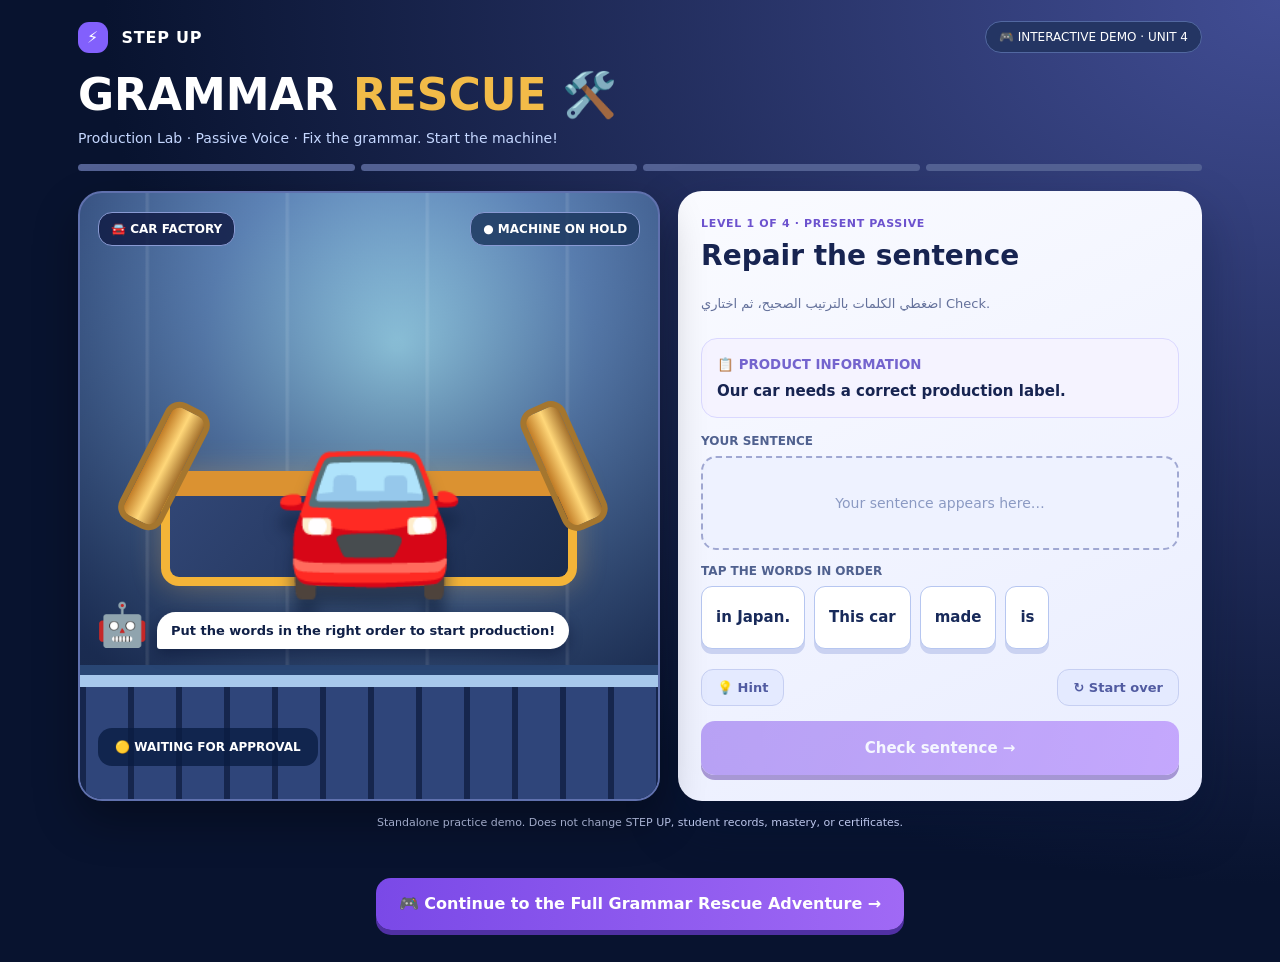
<file: grammar-rescue-demo.html>
<!doctype html>
<html lang="en"><head><meta charset="UTF-8"><meta name="viewport" content="width=device-width,initial-scale=1,viewport-fit=cover"><meta name="theme-color" content="#0c1642">
<title>STEP UP · Grammar Rescue · Production Lab</title>
<style>
:root{--navy:#0b1940;--violet:#8a53ed;--mint:#30c79b;--ink:#172451;--soft:#f1f3ff;--cyan:#59c3f8}*{box-sizing:border-box}html,body{margin:0;min-height:100%;font-family:system-ui,-apple-system,"Segoe UI",sans-serif}body{background:radial-gradient(ellipse at top right,#414d94,#08132f 65%);color:white}button{font:inherit;cursor:pointer;touch-action:manipulation}button:focus-visible{outline:3px solid #ffdd50;outline-offset:2px}.wrap{max-width:1160px;margin:auto;padding:18px}.top{display:flex;align-items:center;justify-content:space-between;gap:12px;margin:3px 0 16px}.brand{font-weight:900;letter-spacing:.05em}.brand span{background:#8260fc;padding:6px 9px;border-radius:11px;margin-right:7px}.topright{font-size:12px;background:#243563;border:1px solid #5268a1;padding:8px 13px;border-radius:20px}.hero h1{font-size:clamp(25px,4vw,44px);margin:0}.hero h1 span{color:#f2bb48}.hero p{color:#c5d7ff;margin:9px 0 18px;font-size:14px}.mission{display:grid;grid-template-columns:minmax(0,1fr) minmax(320px,.9fr);gap:18px;align-items:stretch}.scene{position:relative;overflow:hidden;isolation:isolate;min-height:580px;border:2px solid #6071ae;border-radius:24px;background:radial-gradient(circle at 55% 25%,#99d3ec 1%,#5d83b6 35%,#253a68 78%);box-shadow:0 20px 45px #0005}.scene:before{content:"";position:absolute;inset:0;background:repeating-linear-gradient(90deg,transparent 0 65px,#ffffff17 66px 68px,transparent 70px 140px),linear-gradient(#4b63a400,#08132980);z-index:-1}.scene:after{content:"";position:absolute;bottom:0;left:0;right:0;height:112px;background:repeating-linear-gradient(90deg,#16264d 0 6px,#2f457a 6px 48px);border-top:12px solid #a7c8ec;box-shadow:0 -10px 0 #294674}.scenehead{display:flex;justify-content:space-between;align-items:center;gap:10px;padding:19px 18px}.pill{background:#111c45d9;padding:9px 12px;border-radius:14px;font-size:12px;font-weight:800;border:1px solid #899ad3}.status{background:#19345ccf}.status.ok{background:#09684e}.scene-art{position:absolute;left:0;right:0;top:24%;height:260px;display:flex;align-items:end;justify-content:center}.machine{position:absolute;bottom:12px;left:14%;width:72%;height:115px;border:9px solid #f4b438;border-top:25px solid #db9231;border-radius:18px;background:linear-gradient(130deg,#314675,#1a2b4d);box-shadow:0 0 30px #ffbf514a}.machine:before,.machine:after{content:"";position:absolute;width:36px;height:120px;bottom:45px;background:linear-gradient(90deg,#c17c26,#ffd779,#a36f2b);border:6px solid #a5762e;border-radius:16px;transform:rotate(27deg)}.machine:before{left:-30px}.machine:after{right:-20px;transform:rotate(-24deg)}.product{position:relative;z-index:2;font-size:clamp(92px,14vw,154px);filter:drop-shadow(0 20px 8px #07163388);line-height:1.1;transition:transform .8s ease}.scene.approved .product{transform:translateX(60px) scale(1.06);animation:glow 1.2s ease infinite alternate}@keyframes glow{from{filter:drop-shadow(0 10px 8px #07163388)}to{filter:drop-shadow(0 0 25px #fdf897)}}.conveyor-text{position:absolute;z-index:2;bottom:33px;left:18px;font-size:12px;background:#0a1c42c9;padding:12px 17px;border-radius:14px;font-weight:800}.bot{position:absolute;z-index:3;left:16px;bottom:150px;display:flex;gap:9px;align-items:end;max-width:86%}.robot{font-size:42px}.speech{background:#fff;border-radius:19px 19px 19px 3px;padding:11px 14px;color:#102047;font-size:13px;font-weight:700;box-shadow:0 6px 14px #030a2866}.panel{background:linear-gradient(155deg,#fafbff,#e9edff);border-radius:24px;padding:26px 23px;box-shadow:0 24px 50px #0613325e;color:var(--ink);display:flex;flex-direction:column;min-width:0}.kicker{font-size:11px;color:#6c52ce;font-weight:900;letter-spacing:.06em}.panel h2{font-size:clamp(21px,2.5vw,28px);margin:9px 0}.description{font-size:13px;line-height:1.6;color:#64719b}.productcard{background:#f5f3ff;border:1px solid #dad8ff;border-radius:16px;margin:10px 0 16px;padding:15px}.productcard small{color:#7464ce;font-weight:800}.productcard p{font-size:15px;font-weight:800;margin:9px 0 2px}.label{font-size:12px;font-weight:850;color:#50618f;margin-bottom:8px}.answer{min-height:94px;border-radius:15px;border:2px dashed #a0a8d2;background:#eef2ff;padding:13px;display:flex;flex-wrap:wrap;align-items:center;gap:8px;margin-bottom:14px}.placeholder{width:100%;text-align:center;color:#8b9ac3;font-size:14px}.bank{display:flex;gap:9px;flex-wrap:wrap;min-height:63px;margin-bottom:20px}.tile{padding:12px 14px;background:#fff;color:#182a5a;border:1px solid #b6c6f0;border-radius:11px;box-shadow:0 5px 0 #cad2f1;font-size:15px;font-weight:850;min-height:47px}.tile:not(:disabled):active{transform:translateY(3px);box-shadow:0 2px 0 #cad2f1}.tile.in-answer{background:#7e5aed;color:white;border-color:#5f3eca;box-shadow:0 4px 0 #5436aa}.tile.used{opacity:.3}.row{display:flex;gap:10px;justify-content:space-between;margin-top:auto}.minor{background:#e4eaff;color:#515ba1;border:1px solid #c6cff2;border-radius:12px;padding:10px 15px;font-size:13px;font-weight:750}.primary{background:linear-gradient(100deg,#7a48e9,#9a59fb);color:white;border:0;border-radius:14px;padding:16px;margin-top:15px;font-weight:900;box-shadow:0 5px 0 #5935a5;min-height:54px;font-size:15px}.primary:disabled{opacity:.47;cursor:not-allowed}.feedback{font-size:13px;border-radius:12px;margin-top:12px;padding:12px;line-height:1.5;display:none}.feedback.show{display:block;background:#d9f8e9;color:#126d43}.feedback.bad{background:#fff1df;color:#845006}.hint{background:#fff7e5;color:#795815;font-size:13px;padding:11px 14px;border-radius:12px;display:none}.hint.show{display:block}.progress{display:flex;gap:6px;margin:5px 0 20px}.pip{height:7px;flex:1;background:#536193;border-radius:8px}.pip.on{background:#3fd29f}.foot{font-size:11px;color:#bdc8ed;margin-top:15px;text-align:center}.complete{position:fixed;inset:0;background:#060c2ddf;display:none;z-index:20;justify-content:center;align-items:center;padding:18px}.complete.show{display:flex}.win{max-width:440px;width:100%;background:white;border-radius:24px;color:#17214a;padding:30px;text-align:center}.win .symbol{font-size:60px}.win h2{font-size:29px}noscript{display:block;padding:15px;color:white;background:#a32947}@media(max-width:780px){.wrap{padding:11px}.mission{display:flex;flex-direction:column}.scene{min-height:275px;border-radius:18px}.scene-art{top:3%;height:190px}.machine{height:80px;bottom:5px}.machine:before,.machine:after{height:80px;bottom:26px}.product{font-size:85px}.scene:after{height:48px}.scenehead{padding:9px}.pill{font-size:9px;padding:8px}.bot{bottom:60px}.robot{font-size:28px}.speech{font-size:11px}.conveyor-text{bottom:9px;font-size:8px;padding:8px}.panel{padding:19px 16px}.panel h2{margin:7px 0}.hero p{margin-bottom:12px}.tile{font-size:14px;padding:10px 12px}.answer{min-height:85px}.topright{font-size:10px}}
</style></head>
<body><div class="wrap"><div class="top"><div class="brand"><span>⚡</span> STEP UP</div><div class="topright">🎮 INTERACTIVE DEMO · UNIT 4</div></div><div class="hero"><h1>GRAMMAR <span>RESCUE</span> 🛠️</h1><p>Production Lab · Passive Voice · Fix the grammar. Start the machine!</p></div><div class="progress" id="progress" aria-label="Mission progress"><div class="pip"></div><div class="pip"></div><div class="pip"></div><div class="pip"></div></div>
<div class="mission"><section class="scene" id="scene"><div class="scenehead"><span class="pill" id="station">🚘 CAR FACTORY</span><span class="pill status" id="status">● MACHINE ON HOLD</span></div><div class="scene-art"><div class="machine"></div><div id="product" class="product" aria-label="Factory product">🚘</div></div><div class="bot"><span class="robot">🤖</span><div class="speech" id="speech">Put the words in the right order to start production!</div></div><div class="conveyor-text" id="conveyor">🟡 WAITING FOR APPROVAL</div></section>
<section class="panel"><div class="kicker" id="level">LEVEL 1 OF 4 · PRESENT PASSIVE</div><h2>Repair the sentence</h2><p class="description">اضغطي الكلمات بالترتيب الصحيح، ثم اختاري Check.</p><div class="productcard"><small>📋 PRODUCT INFORMATION</small><p id="story">Our car needs a correct production label.</p></div><div class="label">YOUR SENTENCE</div><div class="answer" id="answer" aria-live="polite"><span class="placeholder">Your sentence appears here…</span></div><div class="label">TAP THE WORDS IN ORDER</div><div class="bank" id="bank"><button class="tile" data-pick="0" type="button">in Japan.</button><button class="tile" data-pick="1" type="button">This car</button><button class="tile" data-pick="2" type="button">made</button><button class="tile" data-pick="3" type="button">is</button></div><div class="row"><button class="minor" id="hintButton" type="button">💡 Hint</button><button class="minor" id="resetButton" type="button">↻ Start over</button></div><button class="primary" id="check" type="button" disabled>Check sentence →</button><div class="hint" id="hint"></div><div class="feedback" id="feedback" role="status" aria-live="polite"></div></section></div>
<p class="foot">Standalone practice demo. Does not change STEP UP, student records, mastery, or certificates.</p></div>
<div class="complete" id="complete" role="dialog" aria-modal="true"><div class="win"><div class="symbol">🏆🚀</div><h2>Production Complete!</h2><p>Excellent! You completed all four Passive Voice challenges.</p><button class="primary" type="button" id="again">↻ Play Again</button></div></div>
<noscript>JavaScript is required to arrange the cards. Please open this web page in Safari or Chrome.</noscript>
<script>
(function(){
"use strict";
const levels=[
{topic:"PRESENT PASSIVE",tag:"🚘 CAR FACTORY",product:"🚘",story:"Our car needs a correct production label.",words:["in Japan.","This car","made","is"],correct:["This car","is","made","in Japan."],hint:"Present passive = am/is/are + past participle.",speech:"Put the words in the right order to start production!"},
{topic:"PAST PASSIVE",tag:"🏎️ INVENTION STATION",product:"🏎️",story:"The museum needs a label for the first car.",words:["in 1886.","invented","The first car","was"],correct:["The first car","was","invented","in 1886."],hint:"Past passive = was/were + past participle.",speech:"Can you fix the history label?"},
{topic:"PRESENT PERFECT PASSIVE",tag:"📦 SHIPPING STATION",product:"📦",story:"Describe the products sent around the world.",words:["worldwide.","have been","Our products","used"],correct:["Our products","have been","used","worldwide."],hint:"Present perfect passive = have/has been + past participle.",speech:"Prepare the global report!"},
{topic:"FUTURE PASSIVE",tag:"🚀 LAUNCH STATION",product:"🚀",story:"Write an announcement for next year's launch.",words:["will be","next year.","launched","The new model"],correct:["The new model","will be","launched","next year."],hint:"Future passive = will be + past participle.",speech:"One final product before the launch!"}
];
let level=0,choice=[],solved=false;const $=id=>document.getElementById(id);
function feedback(message,bad){const f=$("feedback");f.textContent=message;f.className="feedback show"+(bad?" bad":"");}
function draw(){
const l=levels[level];$("level").textContent="LEVEL "+(level+1)+" OF 4 · "+l.topic;$("station").textContent=l.tag;$("product").textContent=l.product;$("story").textContent=l.story;$("speech").textContent=l.speech;$("status").textContent="● MACHINE ON HOLD";$("status").className="pill status";$("conveyor").textContent="🟡 WAITING FOR APPROVAL";$("scene").classList.remove("approved");$("feedback").className="feedback";$("hint").className="hint";$("check").textContent="Check sentence →";paint();
Array.from($("progress").children).forEach((p,i)=>p.classList.toggle("on",i<level));
}
function paint(){
const l=levels[level],b=$("bank"),a=$("answer");b.replaceChildren();a.replaceChildren();
if(!choice.length){const t=document.createElement("span");t.className="placeholder";t.textContent="Your sentence appears here…";a.append(t);}
choice.forEach((index,position)=>{const bt=document.createElement("button");bt.type="button";bt.className="tile in-answer";bt.textContent=l.words[index]+" ×";bt.disabled=solved;bt.onclick=()=>{choice.splice(position,1);paint()};a.append(bt);});
l.words.forEach((word,index)=>{const bt=document.createElement("button");bt.type="button";bt.className="tile"+(choice.includes(index)?" used":"");bt.textContent=word;bt.disabled=solved||choice.includes(index);bt.onclick=()=>{choice.push(index);paint()};b.append(bt);});
$("check").disabled=!solved&&choice.length!==l.words.length;
}
function check(){
if(solved){if(level===levels.length-1){$("complete").classList.add("show");return;}level++;choice=[];solved=false;draw();return;}
const l=levels[level];if(choice.length!==l.words.length)return;const ok=choice.every((v,i)=>l.words[v]===l.correct[i]);
if(ok){solved=true;$("scene").classList.add("approved");$("status").textContent="✓ PRODUCT APPROVED";$("status").className="pill status ok";$("conveyor").textContent="🟢 CONVEYOR MOVING";$("speech").textContent="Excellent! The product is ready!";feedback("✓ Excellent! "+l.correct.join(" "),false);$("check").textContent=level===levels.length-1?"See final result 🏆":"Next product →";paint();Array.from($("progress").children)[level].classList.add("on");}
else{feedback("Not quite! Check the subject, passive verb, and word order, then try again.",true);}
}
$("check").addEventListener("click",check);
$("hintButton").addEventListener("click",()=>{$("hint").className="hint show";$("hint").textContent="💡 "+levels[level].hint;});
$("resetButton").addEventListener("click",()=>{if(solved)return;choice=[];$("feedback").className="feedback";paint();});
$("again").addEventListener("click",()=>{$("complete").classList.remove("show");level=0;choice=[];solved=false;draw();});
draw();
})();
</script><div style="position:relative;margin:8px auto 20px;max-width:680px;text-align:center;padding:12px"><a href="./grammar-rescue/" style="display:inline-flex;align-items:center;justify-content:center;min-height:52px;padding:12px 23px;background:linear-gradient(90deg,#7a49e7,#a069f5);color:white;border-radius:15px;font:900 16px system-ui;text-decoration:none;box-shadow:0 5px 0 #5030a3">🎮 Continue to the Full Grammar Rescue Adventure →</a></div></body></html>
</file>
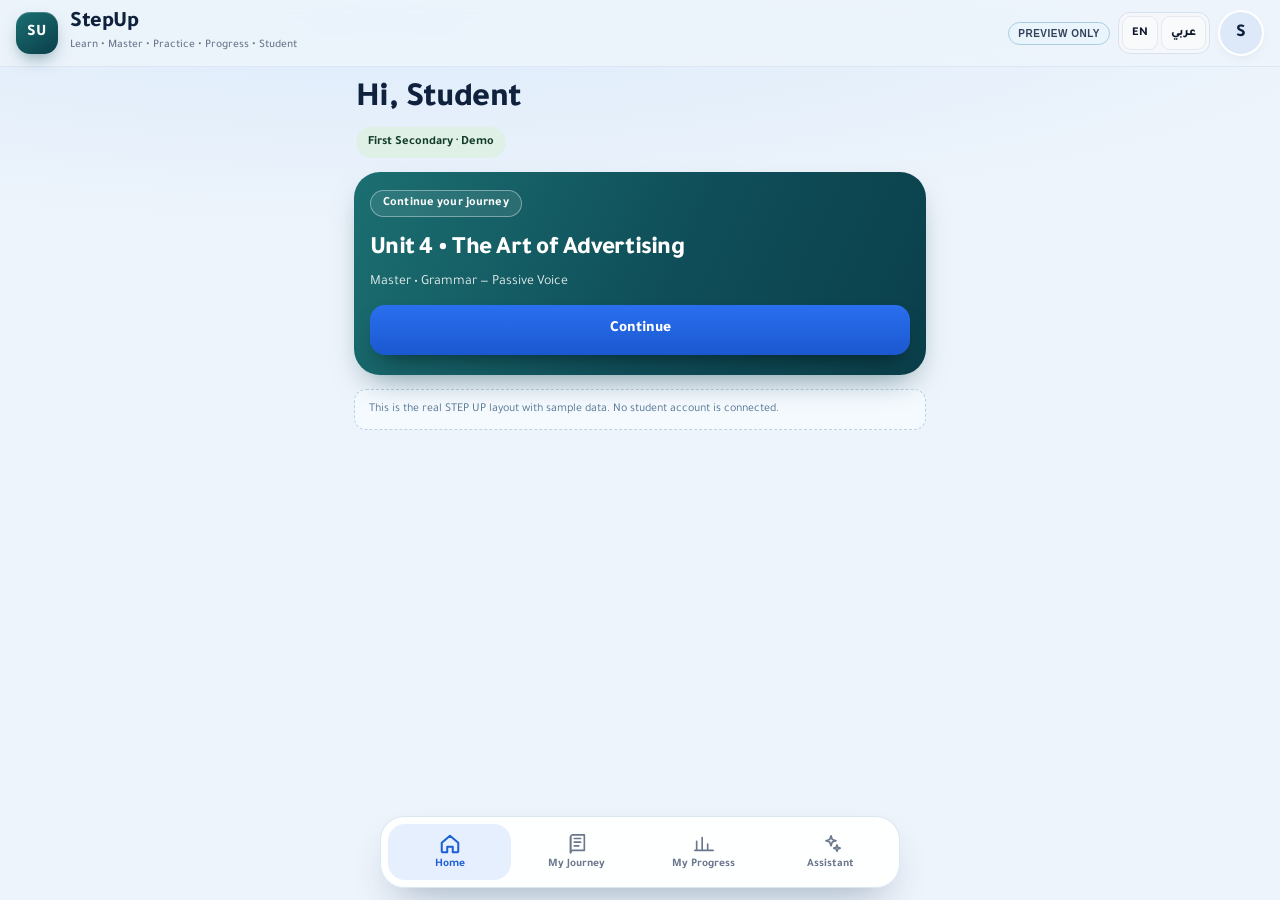
<file: language-preview-real.html>
<!doctype html>
<html lang="en" dir="ltr" class="sx">
<head>
<meta charset="utf-8">
<meta name="viewport" content="width=device-width,initial-scale=1,viewport-fit=cover">
<meta name="robots" content="noindex,nofollow">
<meta name="theme-color" content="#eef4fb">
<title>STEP UP | Actual UI Language Preview</title>
<link rel="stylesheet" href="styles.css?v=20261009-11">
<link rel="stylesheet" href="journey.css?v=20261001-2">
<link rel="stylesheet" href="home-simplify.css?v=20261001-2">
<link rel="stylesheet" href="journey-focus.css?v=20261017-3">
<link rel="stylesheet" href="stepup-athari.css?v=20261017-touch-1">
<link rel="stylesheet" href="responsive-wide.css?v=20261001-2">
<link rel="stylesheet" href="future-lab-3d.css?v=20261002-3">
<link rel="stylesheet" href="student-account-update.css?v=20261005-2">
<link rel="stylesheet" href="unit4-ad-wars.css?v=20261020-1">
<link rel="preconnect" href="https://fonts.googleapis.com">
<link rel="preconnect" href="https://fonts.gstatic.com" crossorigin>
<link rel="stylesheet" href="https://fonts.googleapis.com/css2?family=Tajawal:wght@400;500;700;800&display=swap">
<style>
/* Demo-specific additions only. All layout, colors, component classes and
   navigation use the live STEP UP stylesheets linked above. */
.preview-tag{display:inline-flex;align-items:center;justify-content:center;border:1px solid #a9cce0;color:#426d88;background:#eaf4fc;border-radius:999px;padding:5px 9px;font:700 10px/1.1 Arial,sans-serif;letter-spacing:.05em;white-space:nowrap}
.preview-language{display:inline-flex;align-items:center;padding:3px;background:#f5f7fb;border:1px solid #d8e2ef;border-radius:12px;gap:3px;flex-shrink:0}
.preview-language button{background:transparent;border:0;border-radius:9px;font-size:12px;font-weight:800;color:#66809a;padding:7px 9px;min-height:34px;cursor:pointer}
.preview-language button[aria-pressed="true"]{color:#145986;background:#fff;box-shadow:0 1px 5px #355b811b}
.preview-message{max-width:980px;margin:0 auto 16px;padding:10px 14px;border:1px dashed #b9d2e5;border-radius:12px;color:#527490;background:#f5faff;font-size:12px;line-height:1.6}
html.sx body.sx .demo-lesson{max-width:980px;margin:16px auto}
.demo-answers{display:grid;gap:9px;margin:14px 0;max-width:620px;direction:ltr;text-align:left}
.demo-answer{display:flex;gap:10px;align-items:center;border:1px solid #dbe5ef;background:#fff;border-radius:13px;padding:13px;cursor:pointer;text-align:left;color:#19344f;font-size:15px}
.demo-answer.selected{background:#edf7ff;border:2px solid #3c83c6;padding:12px}
.demo-answer input{accent-color:#1b69b5;width:17px;height:17px;flex-shrink:0}
.demo-feedback{border-radius:12px;background:#e7f7ef;border:1px solid #c5e7d5;padding:12px 14px;margin:10px 0;color:#285b49}
.demo-feedback.incorrect{background:#fff6e8;border-color:#f5debc;color:#75552c}
.demo-question{font-weight:750;font-size:20px;margin:14px 0;direction:ltr;text-align:left;color:#16324e}
.demo-actions{display:flex;gap:9px;flex-wrap:wrap}
.demo-settings{max-width:980px;margin:14px auto 0}
.demo-settings .preview-language{margin-top:10px}
.demo-profile-hint{font-size:11px;color:#8794a4;display:block;line-height:1.5;margin-top:5px}
.demo-static-eng{direction:ltr!important;text-align:left!important;unicode-bidi:isolate}
.demo-hidden{display:none!important}
html.sx body.sx .preview-message strong{color:#226080}
@media(max-width:680px){
  .preview-tag{display:none}
  .preview-language button{font-size:11px;padding:6px}
  header.appbar .brand small{display:none!important}
  header.appbar .nav-actions{gap:5px}
  .demo-question{font-size:18px}
  .preview-message{margin-left:14px;margin-right:14px}
}
</style>
</head>
<body class="sx">
<div id="app">
<header class="appbar student-appbar">
<div class="brand"><div class="logo">SU</div><div><strong>StepUp</strong><small>Learn • Master • Practice • Progress • Student</small></div></div>
<div class="nav-actions">
  <span class="preview-tag">PREVIEW ONLY</span>
  <div class="preview-language" role="group" aria-label="App language">
    <button type="button" data-language="en" aria-pressed="true">EN</button>
    <button type="button" data-language="ar" aria-pressed="false">عربي</button>
  </div>
  <button class="student-header-avatar" id="demoAvatar" type="button" aria-label="Open profile">S</button>
</div>
</header>
<main class="container student-app-shell">
<nav class="role-tabs student-nav" data-role="student" aria-label="Student navigation" id="demoNav"></nav>
<section class="student-view" id="demoView">
  <div class="student-home-clean">
    <div class="student-welcome"><div><div class="section-kicker">Welcome back</div><h1>Hi, Student</h1><p>First Secondary · Demo</p></div></div>
  </div>
</section>
</main>
</div>
<script>
(function(){
 "use strict";
 // No Firebase SDK, network calls, real sign-in, student IDs, or saved grades.
 // This is a static preview of the existing HTML/CSS architecture.
 const STORAGE_KEY="stepup_actual_ui_language_preview_only_v1";
 let language="en";
 try {if(localStorage.getItem(STORAGE_KEY)==="ar")language="ar";}catch(_){}
 let screen="home", openedUnit=false, questionIndex=0, selected=-1, confirmed=false, score=0, completed=false;
 const units=[
  {number:1,title:"Big Changes",pct:100,status:"Complete"},
  {number:2,title:"Careers",pct:82,status:"In progress"},
  {number:3,title:"What Will Be, Will Be",pct:57,status:"In progress"},
  {number:4,title:"The Art of Advertising",pct:25,status:"In progress"},
  {number:5,title:"Did You Hurt Yourself?",pct:0,status:"Locked"},
  {number:6,title:"Take My Advice",pct:0,status:"Locked"}
 ];
 const exercises=[
  {q:"The cake ___ by Sara yesterday.",options:["was baked","bakes","is baking"],answer:0},
  {q:"English ___ in many countries.",options:["is spoken","speaks","is speaking"],answer:0}
 ];
 const words={
  en:{
   preview:"This is the real STEP UP layout with sample data. No student account is connected.",
   navHome:"Home",navJourney:"My Journey",navProgress:"My Progress",navAssistant:"Assistant",
   welcome:"Welcome back",greeting:"Hi, Student",studentClass:"First Secondary · Demo",
   continueYourJourney:"Continue your journey",mastery:"Master • Grammar",journeyTip:"A short adaptive check. Support appears only if you need it.",
   continue:"Continue",overall:"Journey progress",demoSample:"Sample data · not saved",
   journeyKicker:"My Journey",journeyTitle:"Small steps. Real progress.",journeyIntro:"One clear stop at a time — no long task list.",
   complete:"Complete",inProgress:"In progress",locked:"Locked",ready:"Ready",
   requiredStages:"required stages",teacherOpens:"Teacher will open this unit",
   progressKicker:"Progress",progressTitle:"My Progress",progressIntro:"See what you have mastered and what deserves one quick review.",
   learningJourney:"Learning journey",unitsAtGlance:"Units at a glance",openJourney:"Open Journey",
   practiceResults:"Detailed STEP practice results",yourResults:"Your results",progressTip:"Example scores only. Nothing is saved.",
   assistantKicker:"Your study companion",assistantTitle:"Need help?",assistantDesc:"Ask about the unit you are studying. Get one clear explanation or a quick practice — then return to your journey.",
   askAssistant:"Ask Assistant",dictionary:"Dictionary + My Words",dictionaryDesc:"Look up a word, hear it, and save it for later.",
   writingCoach:"Writing Coach",writingDesc:"Optional support when you want help planning or revising writing.",
   profileKicker:"Profile",profileTitle:"My Profile",profileIntro:"Keep your name accurate. Class and school information are managed by your teacher.",
   studentRole:"StepUp Student",demoName:"Demo Student",classLabel:"Class",schoolLabel:"School",accountLabel:"Account",
   demoAccount:"Demo account",demoSchool:"Sample school",
   changeLogin:"Change Login Name",logout:"Log out",previewNotAvailable:"This action is disabled in the preview. Your real account is unchanged.",
   languageTitle:"App Language",languageExplain:"Only menus, buttons, messages and interface instructions change. Activities and questions remain English.",
   languageEnglish:"English",languageArabic:"العربية",unitOf:"Unit",startPractice:"Start Practice",
   unitStage:"Grammar · Passive Voice",sampleExercise:"Sample practice · Unit 4",chooseAnswer:"Choose one answer.",confirmAnswer:"Confirm Answer",
   nextQuestion:"Next Question",seeResult:"See Result",right:"Correct answer!",wrong:"Try again. Review the correct answer.",
   correctAnswer:"Correct answer",demoFinished:"Sample complete!",yourScore:"Your score",practiceAgain:"Practice Again",backJourney:"Back to My Journey",
   noSave:"This is a preview: answers, results and language settings do not affect STEP UP accounts.",
   currentStage:"Current step",goPractice:"Open Sample Practice",scoreSample:"Practice score",lessonContent:"Learning content (English only)",
   sampleResult:"Illustrative results",viewDetails:"View details",practiceComplete:"Review completed"
  },
  ar:{
   preview:"هذه واجهة STEP UP الأصلية ببيانات تجريبية فقط. لا يوجد اتصال بحسابات الطالبات.",
   navHome:"الرئيسية",navJourney:"رحلتي",navProgress:"تقدمي",navAssistant:"المساعد",
   welcome:"مرحبًا بعودتك",greeting:"مرحبًا، طالبتي",studentClass:"الأول الثانوي · تجربة",
   continueYourJourney:"واصلي رحلتك",mastery:"إتقان • القواعد",journeyTip:"تدريب قصير يتكيف مع مستواك، ويقدم المساعدة عند الحاجة.",
   continue:"متابعة",overall:"تقدم الرحلة",demoSample:"بيانات توضيحية غير محفوظة",
   journeyKicker:"رحلتي التعليمية",journeyTitle:"خطوات صغيرة، وتقدم مستمر.",journeyIntro:"أنجزي مهارة واحدة في كل مرة دون قائمة طويلة من المهام.",
   complete:"مكتملة",inProgress:"قيد التقدم",locked:"مغلقة",ready:"جاهزة",
   requiredStages:"مراحل أساسية",teacherOpens:"ستفتح المعلمة هذه الوحدة",
   progressKicker:"التقدم",progressTitle:"تقدمي",progressIntro:"اطّلعي على المهارات التي أتقنتِها وما يحتاج إلى مراجعة.",
   learningJourney:"رحلة التعلم",unitsAtGlance:"الوحدات باختصار",openJourney:"فتح رحلتي",
   practiceResults:"تفاصيل نتائج تدريبات STEP",yourResults:"نتائجي",progressTip:"الدرجات أمثلة توضيحية فقط وغير محفوظة.",
   assistantKicker:"رفيقك في التعلم",assistantTitle:"هل تحتاجين مساعدة؟",assistantDesc:"اسألي عن الوحدة التي تدرسينها، واحصلي على شرح واضح أو تدريب سريع ثم عودي إلى رحلتك.",
   askAssistant:"اسألي المساعد",dictionary:"القاموس وكلماتي",dictionaryDesc:"ابحثي عن معنى الكلمة، واستمعي إلى نطقها واحفظيها.",
   writingCoach:"مساعد الكتابة",writingDesc:"دعم اختياري لتخطيط الكتابة ومراجعتها.",
   profileKicker:"الملف الشخصي",profileTitle:"ملفي الشخصي",profileIntro:"احرصي على صحة اسمك. تتولى المعلمة إدارة معلومات الفصل والمدرسة.",
   studentRole:"طالبة في STEP UP",demoName:"طالبة تجريبية",classLabel:"الفصل",schoolLabel:"المدرسة",accountLabel:"الحساب",
   demoAccount:"حساب تجريبي",demoSchool:"مدرسة تجريبية",
   changeLogin:"تغيير اسم الدخول",logout:"تسجيل الخروج",previewNotAvailable:"هذا الزر للتوضيح فقط، ولا يؤثر في حسابك الحقيقي.",
   languageTitle:"لغة التطبيق",languageExplain:"تتغير القوائم والأزرار والرسائل وتعليمات الواجهة فقط. تظل الأنشطة والأسئلة باللغة الإنجليزية.",
   languageEnglish:"English",languageArabic:"العربية",unitOf:"الوحدة",startPractice:"ابدئي التدريب",
   unitStage:"القواعد · المبني للمجهول",sampleExercise:"تدريب تجريبي · الوحدة الرابعة",chooseAnswer:"اختاري إجابة واحدة.",confirmAnswer:"تأكيد الإجابة",
   nextQuestion:"السؤال التالي",seeResult:"عرض النتيجة",right:"إجابة صحيحة!",wrong:"إجابة غير صحيحة. راجعي الحل الصحيح.",
   correctAnswer:"الإجابة الصحيحة",demoFinished:"اكتمل التدريب التجريبي!",yourScore:"نتيجتك",practiceAgain:"التدرب مرة أخرى",backJourney:"العودة إلى رحلتي",
   noSave:"هذه معاينة فقط: الإجابات والنتائج وتفضيل اللغة لا تؤثر في حسابات STEP UP.",
   currentStage:"الخطوة الحالية",goPractice:"فتح التدريب التجريبي",scoreSample:"درجة التدريب",lessonContent:"المحتوى التعليمي (إنجليزي فقط)",
   sampleResult:"نتائج توضيحية",viewDetails:"عرض التفاصيل",practiceComplete:"اكتملت المراجعة"
  }
 };
 const glyphs={
  home:'<svg viewBox="0 0 24 24" aria-hidden="true"><path d="M3 10.7 12 3l9 7.7v9.1a1.2 1.2 0 0 1-1.2 1.2H15v-6H9v6H4.2A1.2 1.2 0 0 1 3 19.8z"/></svg>',
  journey:'<svg viewBox="0 0 24 24" aria-hidden="true"><path d="M5 4.5A2.5 2.5 0 0 1 7.5 2H20v17H7.5A2.5 2.5 0 0 0 5 21.5z"/><path d="M5 4.5v17M9 6h7M9 10h7M9 14h5"/></svg>',
  progress:'<svg viewBox="0 0 24 24" aria-hidden="true"><path d="M4 19V9M10 19V5M16 19v-7M22 19H2"/></svg>',
  assistant:'<svg viewBox="0 0 24 24" aria-hidden="true"><path d="m12 3 1.4 4.1L17.5 8.5l-4.1 1.4L12 14l-1.4-4.1-4.1-1.4 4.1-1.4z"/><path d="m18.5 13 .9 2.6 2.6.9-2.6.9-.9 2.6-.9-2.6-2.6-.9 2.6-.9z"/></svg>'
 };
 const T=k=>words[language][k]||k;
 const label=(str)=>'<span dir="'+(language==="ar"?"rtl":"ltr")+'">'+str+'</span>';
 const L=k=>label(T(k));
 const $=s=>document.querySelector(s);
 const esc=s=>String(s).replace(/[&<>"']/g,c=>({'&':'&amp;','<':'&lt;','>':'&gt;','"':'&quot;',"'":'&#39;'}[c]));
 const navs=[["home","navHome"],["journey","navJourney"],["progress","navProgress"],["assistant","navAssistant"]];
 function languagePicker(){return '<div class="preview-language" role="group" aria-label="App language">'+
  '<button type="button" data-language="en" aria-pressed="'+(language==="en")+'">EN</button>'+
  '<button type="button" data-language="ar" aria-pressed="'+(language==="ar")+'">عربي</button></div>';}
 function renderHeader(){
  $(".nav-actions").innerHTML='<span class="preview-tag">PREVIEW ONLY</span>'+languagePicker()+
   '<button type="button" class="student-header-avatar" id="demoAvatar" aria-label="'+esc(T("profileTitle"))+'">S</button>';
 }
 function renderNav(){
  $("#demoNav").innerHTML=navs.map(([id,k])=>'<button type="button" class="role-tab '+(id===screen?"active":"")+'" data-go="'+id+'" aria-current="'+(id===screen?"page":"false")+'"><span class="student-nav-icon">'+glyphs[id]+'</span><span class="student-nav-label">'+L(k)+'</span></button>').join("");
 }
 function renderHome(){
  return '<div class="student-home-clean">'+
   '<div class="student-welcome"><div><div class="section-kicker">'+L("welcome")+'</div><h1>'+L("greeting")+'</h1><p>'+L("studentClass")+'</p></div></div>'+
   '<section class="journey-continue"><div class="journey-continue-copy">'+
   '<span class="journey-kicker">'+L("continueYourJourney")+'</span><h2 class="demo-static-eng">Unit 4 • The Art of Advertising</h2>'+
   '<p>'+L("mastery")+' <span class="demo-static-eng">— Passive Voice</span></p>'+
   '<div class="journey-mini-progress"><i style="width:25%"></i></div>'+
   '<small>25% '+L("overall")+'</small></div>'+
   '<button type="button" class="journey-main-btn" data-go="practice">'+L("continue")+'</button></section>'+
   '<div class="preview-message">'+L("preview")+'</div>'+
   '</div>';
 }
 function unitCard(u){
   const locked=u.status==="Locked";
   const status=locked?T("locked"):u.pct===100?T("complete"):u.pct>0?T("inProgress"):T("ready");
   return '<button type="button" class="journey-unit-card '+(locked?"locked":"")+' '+(u.pct===100?"complete":"")+'" data-go="'+(locked?"locked":"practice")+'">'+
    '<div class="journey-unit-top"><span class="journey-unit-num">'+String(u.number).padStart(2,"0")+'</span><span class="journey-status">'+label(status)+'</span></div>'+
    '<h3 class="demo-static-eng">'+esc(u.title)+'</h3><p class="demo-static-eng">Mega Goal 1 · Unit '+u.number+'</p>'+
    '<div class="journey-mini-progress"><i style="width:'+u.pct+'%"></i></div>'+
    '<div class="journey-unit-foot"><span>'+label(locked?T("teacherOpens"):"2/4 "+T("requiredStages"))+'</span><strong>'+(!locked?u.pct+"%":"")+'</strong></div></button>';
 }
 function renderJourney(){
   return '<div class="journey-page-head"><span class="journey-kicker">'+L("journeyKicker")+'</span><h1>'+L("journeyTitle")+'</h1><p>'+L("journeyIntro")+'</p></div>'+
    '<div class="journey-unit-grid">'+units.map(unitCard).join("")+'</div>'+
    '<div class="preview-message">'+L("preview")+'</div>';
 }
 function renderPractice(){
  if(completed){
   return '<div class="student-page-head"><div class="section-kicker">'+L("sampleExercise")+'</div><h1>'+L("demoFinished")+'</h1><p>'+L("noSave")+'</p></div>'+
    '<div class="card demo-lesson"><h2>'+L("yourScore")+'</h2><div style="font-size:30px;font-weight:800;color:#226e79">'+score+' / '+exercises.length+'</div>'+
    '<div class="demo-actions" style="margin-top:15px"><button type="button" class="btn btn-primary" data-action="restart">'+L("practiceAgain")+'</button><button type="button" class="btn btn-secondary" data-go="journey">'+L("backJourney")+'</button></div></div>';
  }
  const q=exercises[questionIndex], opts=q.options.map((option,i)=>
   '<label class="demo-answer '+(selected===i?"selected":"")+'"><input type="radio" name="demoAnswer" data-choice="'+i+'" '+(selected===i?"checked":"")+' '+(confirmed?"disabled":"")+'><span>'+esc(option)+'</span></label>').join("");
  const feedback=confirmed?'<div class="demo-feedback '+(selected!==q.answer?"incorrect":"")+'"><strong>'+L(selected===q.answer?"right":"wrong")+'</strong>'+
    '<div class="demo-static-eng">'+esc(q.options[q.answer])+'</div></div>':"";
  return '<div class="student-page-head"><div class="section-kicker">'+L("sampleExercise")+'</div><h1 class="demo-static-eng">Passive Voice</h1><p>'+L("noSave")+'</p></div>'+
   '<div class="card demo-lesson"><div class="student-section-head"><div><div class="section-kicker demo-static-eng">GRAMMAR · PASSIVE VOICE</div><h2>'+L("currentStage")+' '+(questionIndex+1)+' / '+exercises.length+'</h2></div><span class="pill">Unit 4</span></div>'+
   '<div class="demo-question">'+esc(q.q)+'</div><div class="demo-answers">'+opts+'</div>'+
   '<p class="muted">'+L("chooseAnswer")+'</p>'+feedback+
   '<div class="demo-actions"><button type="button" class="btn btn-primary" data-action="'+(confirmed?"next":"confirm")+'">'+L(confirmed?(questionIndex===exercises.length-1?"seeResult":"nextQuestion"):"confirmAnswer")+'</button>'+
   '<button type="button" class="btn btn-outline" data-go="journey">'+L("backJourney")+'</button></div></div>';
 }
 function renderProgress(){
  return '<div class="student-page-head"><div class="section-kicker">'+L("progressKicker")+'</div><h1>'+L("progressTitle")+'</h1><p>'+L("progressIntro")+'</p></div>'+
   '<section class="journey-progress-card"><div class="journey-progress-head"><div><span class="journey-kicker">'+L("learningJourney")+'</span><h2>'+L("unitsAtGlance")+'</h2></div><button type="button" class="journey-link-btn compact" data-go="journey">'+L("openJourney")+'</button></div>'+
   '<div class="journey-progress-units">'+units.slice(0,4).map(u=>'<div><span>Unit '+u.number+'</span><b>'+u.pct+'%</b><i><em style="width:'+u.pct+'%"></em></i></div>').join("")+'</div></section>'+
   '<div class="card demo-lesson"><h2>'+L("practiceResults")+'</h2><p>'+L("progressTip")+'</p>'+
   ['Vocabulary','Grammar','Reading','Listening'].map((skill,i)=>'<div class="metric" style="padding:13px 0;border-bottom:1px solid #e6edf4"><div style="display:flex;justify-content:space-between"><strong class="demo-static-eng">'+skill+'</strong><strong>'+[83,76,81,65][i]+'%</strong></div><div class="progress-track"><div class="progress-value" style="width:'+ [83,76,81,65][i] +'%"></div></div></div>').join("")+
   '</div><div class="preview-message">'+L("preview")+'</div>';
 }
 function renderAssistant(){
  return '<div class="student-assistant-hub"><section class="assistant-main-card"><div><div class="section-kicker" style="color:#ddd8ff">'+L("assistantKicker")+'</div><h1>'+L("assistantTitle")+'</h1><p>'+L("assistantDesc")+'</p></div><button type="button" class="journey-main-btn" data-action="sample-only">'+L("askAssistant")+'</button></section>'+
   '<div class="assistant-mini-tools"><button type="button" data-action="sample-only"><span>📘</span><b>'+L("dictionary")+'</b><small>'+L("dictionaryDesc")+'</small></button><button type="button" data-action="sample-only"><span>✍️</span><b>'+L("writingCoach")+'</b><small>'+L("writingDesc")+'</small></button></div>'+
   '<div class="preview-message">'+L("preview")+'</div></div>';
 }
 function renderProfile(){
  return '<div class="student-page-head"><div class="section-kicker">'+L("profileKicker")+'</div><h1>'+L("profileTitle")+'</h1><p>'+L("profileIntro")+'</p></div>'+
   '<div class="student-profile-clean card"><div class="student-profile-avatar">S</div><div class="student-profile-main"><strong>'+L("demoName")+'</strong><span>'+L("studentRole")+'</span><small class="demo-profile-hint">'+L("demoSample")+'</small></div>'+
   '<button class="btn btn-secondary" type="button" data-action="sample-only">'+L("changeLogin")+'</button></div>'+
   '<div class="card student-profile-details"><div><span>'+L("classLabel")+'</span><strong>'+L("studentClass")+'</strong></div><div><span>'+L("schoolLabel")+'</span><strong>'+L("demoSchool")+'</strong></div><div><span>'+L("accountLabel")+'</span><strong>'+L("demoAccount")+'</strong></div></div>'+
   '<div class="card demo-settings"><h2>'+L("languageTitle")+'</h2><p>'+L("languageExplain")+'</p>'+languagePicker()+'</div>'+
   '<div style="max-width:980px;margin:15px auto"><button type="button" class="btn btn-outline student-logout-btn" data-action="sample-only">'+L("logout")+'</button></div>'+
   '<div class="preview-message">'+L("preview")+'</div>';
 }
 function render(){
  document.documentElement.lang=language;
  document.documentElement.dir="ltr"; // Preserve STEP UP geometry; translate UI copy only.
  renderHeader();renderNav();
  $("#demoView").innerHTML=screen==="home"?renderHome():
    screen==="journey"?renderJourney():
    screen==="practice"?renderPractice():
    screen==="progress"?renderProgress():renderAssistant();
  if(screen==="profile")$("#demoView").innerHTML=renderProfile();
 }
 function navigate(to){
  if(to==="locked"){alert(T("teacherOpens"));return;}
  if(!["home","journey","practice","progress","assistant","profile"].includes(to))return;
  screen=to;render();window.scrollTo(0,0);
 }
 document.addEventListener("click",function(e){
  const lng=e.target.closest("[data-language]");
  if(lng){const v=lng.dataset.language;if(v!=="en"&&v!=="ar")return;language=v;try{localStorage.setItem(STORAGE_KEY,v);}catch(_){}render();return;}
  if(e.target.closest("#demoAvatar")){navigate("profile");return;}
  const go=e.target.closest("[data-go]");
  if(go){navigate(go.dataset.go);return;}
  const choice=e.target.closest("[data-choice]");
  if(choice && !confirmed){selected=Number(choice.dataset.choice);render();return;}
  const action=e.target.closest("[data-action]");
  if(!action)return;
  if(action.dataset.action==="sample-only"){alert(T("previewNotAvailable"));return;}
  if(action.dataset.action==="restart"){questionIndex=0;selected=-1;confirmed=false;score=0;completed=false;render();return;}
  if(action.dataset.action==="confirm"){
    if(selected<0){alert(T("chooseAnswer"));return;}
    confirmed=true;if(selected===exercises[questionIndex].answer)score++;render();return;
  }
  if(action.dataset.action==="next"){
    if(questionIndex+1===exercises.length){completed=true;}else{questionIndex++;selected=-1;confirmed=false;}
    render();
  }
 });
 render();
})();
</script>
</body>
</html>
</file>
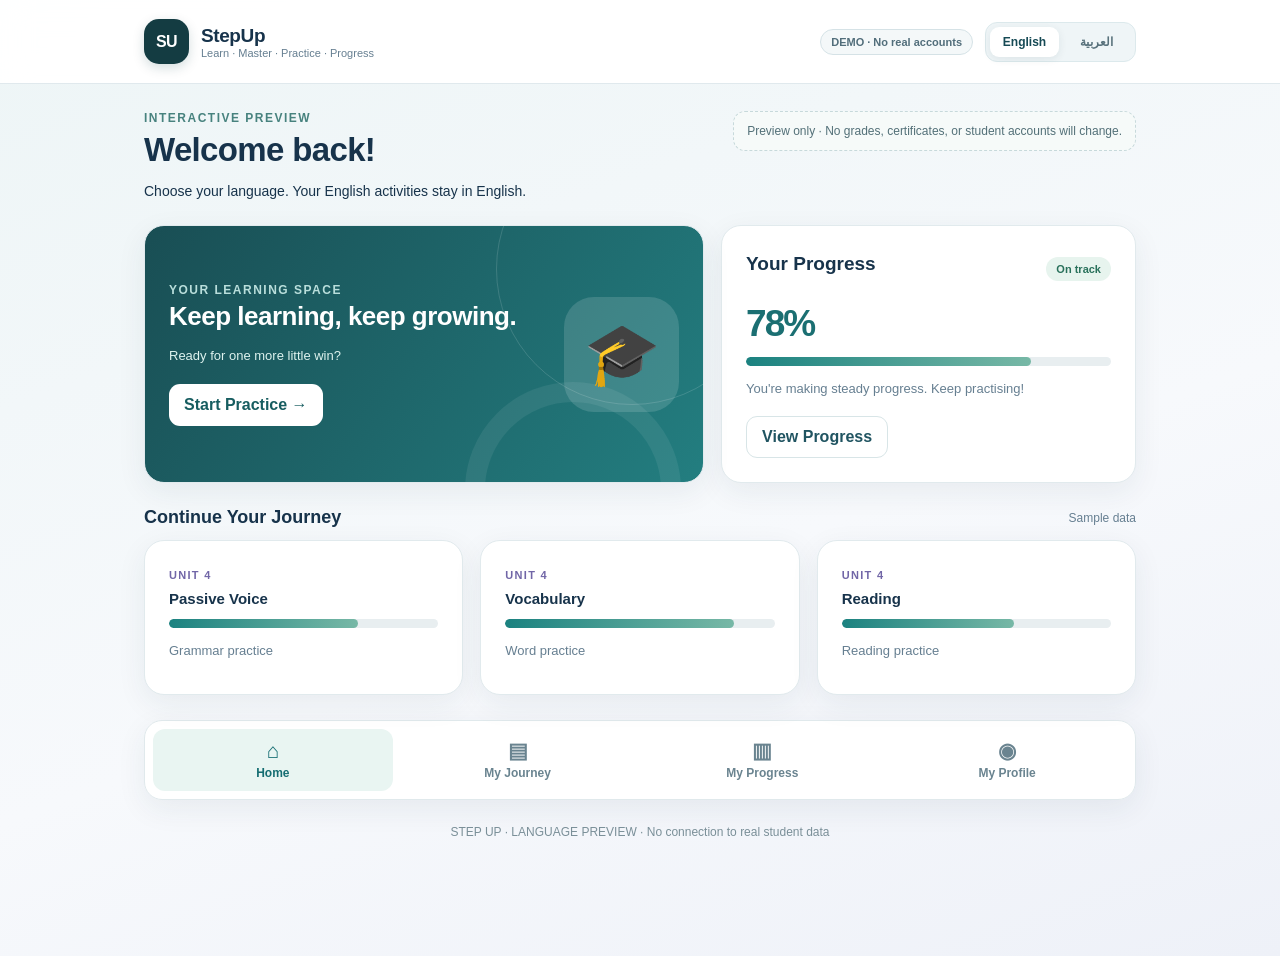
<file: language-preview.html>
<!doctype html>
<html lang="en" dir="ltr">
<head>
<meta charset="utf-8">
<meta name="viewport" content="width=device-width,initial-scale=1,viewport-fit=cover">
<meta name="theme-color" content="#eff5f8">
<meta name="robots" content="noindex,nofollow">
<title>STEP UP | Language Preview</title>
<style>
:root{font-family:-apple-system,BlinkMacSystemFont,"Segoe UI",Tahoma,Arial,sans-serif;color:#17334b;background:#eff5f8;--ink:#17334b;--muted:#667f91;--line:#e0e9ed;--sea:#196e71;--dark:#133d42;--mint:#e5f3ef;--pale:#f4f8fa;--purple:#eceafa;--shadow:0 9px 30px rgba(22,54,68,.07)}
*{box-sizing:border-box}
body{margin:0;min-height:100vh;background:linear-gradient(160deg,#edf5f6 0%,#f7f9fc 58%,#eef1f8 100%)}
button{font:inherit;cursor:pointer;-webkit-tap-highlight-color:transparent}button:focus-visible,input:focus-visible{outline:3px solid #58a7ae;outline-offset:2px}
.shell{max-width:1040px;margin:auto;padding:0 24px 105px}
.topbar{background:rgba(255,255,255,.95);border-bottom:1px solid var(--line);position:sticky;top:0;z-index:5;backdrop-filter:blur(15px)}
.topbar-inner{max-width:1040px;margin:auto;min-height:83px;padding:14px 24px;display:flex;gap:18px;align-items:center;justify-content:space-between}
.logo-side{display:flex;gap:12px;align-items:center;min-width:0}
.logo{display:grid;place-items:center;background:#143c42;border-radius:15px;color:#fff;width:45px;height:45px;font-weight:850;letter-spacing:-.5px;flex-shrink:0;box-shadow:0 4px 12px #083b432b}
.brand strong{display:block;font-size:19px;letter-spacing:-.4px}.brand small{color:var(--muted);font-size:11px;display:block}
.header-controls{display:flex;gap:12px;align-items:center;flex-wrap:wrap;justify-content:flex-end}
.demo-chip{font-size:11px;color:#526e7b;border:1px solid #d5e2e6;background:#f4f8f9;border-radius:999px;padding:6px 10px;font-weight:700;white-space:nowrap}
.lang-control{background:#eff5f7;display:flex;align-items:center;gap:3px;padding:4px;border-radius:12px;direction:ltr;border:1px solid #dce9ec}
.lang-button{border:0;background:transparent;padding:8px 12px;border-radius:9px;color:#59727c;font-size:12px;font-weight:800;min-width:69px}
.lang-button.active{background:#fff;color:#164a55;box-shadow:0 2px 8px #153d4716}
.intro{margin:27px 0 22px;display:flex;justify-content:space-between;align-items:flex-start;gap:12px;flex-wrap:wrap}
.eyebrow{font-size:12px;text-transform:uppercase;letter-spacing:1.5px;color:#47827e;font-weight:850}
.intro h1{margin:5px 0 8px;font-size:clamp(25px,3vw,33px);line-height:1.23;letter-spacing:-.65px}
.muted{color:var(--muted)}.intro p{margin:0;line-height:1.75;font-size:14px}
.notice{border:1px dashed #c7d9db;border-radius:12px;background:#f6faf9;color:#537078;padding:9px 13px;font-size:12px;line-height:1.7}
.card{border:1px solid #e1eaed;border-radius:20px;background:#fff;box-shadow:var(--shadow);padding:24px}
.grid{display:grid;gap:17px}.cols-2{grid-template-columns:minmax(0,1.35fr) minmax(0,1fr)}.cols-3{grid-template-columns:repeat(3,minmax(0,1fr))}
.card h2{font-size:19px;line-height:1.5;margin:0 0 9px}.card h3{font-size:15px;margin:0 0 9px}.card p{line-height:1.75;margin:7px 0;font-size:13px}
.hero{background:linear-gradient(125deg,#194e54,#237e80);color:#fff;min-height:210px;display:flex;justify-content:space-between;gap:12px;align-items:center;overflow:hidden;position:relative}
.hero:before{content:"";position:absolute;width:270px;height:270px;border:1px solid #ffffff24;border-radius:50%;inset-inline-end:-65px;top:-93px}
.hero:after{content:"";position:absolute;width:176px;height:176px;border:20px solid #ffffff12;border-radius:50%;inset-inline-end:22px;bottom:-116px}
.hero-content{position:relative;z-index:1;max-width:410px}
.hero .eyebrow{color:#b9dedb}.hero h2{font-size:26px;letter-spacing:-.5px}.hero p{color:#def3ef}
.round-symbol{position:relative;z-index:1;display:grid;place-items:center;min-width:115px;width:115px;height:115px;border-radius:30px;background:#ffffff23;font-size:61px}
button.primary{border:1px solid #156c70;background:#187679;color:white;font-weight:750;padding:11px 16px;border-radius:11px;min-height:43px}
button.primary:hover{background:#115e61}
button.secondary{border:1px solid #d8e5e7;background:#fff;color:#205461;font-weight:700;padding:10px 15px;border-radius:11px;min-height:42px}
button.secondary:hover{background:#f4f9f9}
button.white{border:0;background:#fff;color:#175d60;font-weight:800;border-radius:11px;padding:10px 15px;min-height:42px}
button:disabled{opacity:.52;cursor:not-allowed}
.actions{display:flex;gap:9px;flex-wrap:wrap;margin-top:16px}
.section-head{display:flex;justify-content:space-between;align-items:center;gap:10px;margin:24px 0 12px}
.section-head h2{margin:0;font-size:18px}.section-head small{color:var(--muted);font-size:12px}
.stat-number{font-size:26px;font-weight:850;letter-spacing:-1px;color:#244c59}.stat-caption{font-size:12px;color:#627d8b;line-height:1.5}
.pill{border-radius:999px;background:#e7f4ee;color:#29715b;font-size:11px;font-weight:800;padding:6px 10px;white-space:nowrap}
.pill.purple{background:#efebfc;color:#655b9f}
.progress-track{height:9px;border-radius:999px;background:#e8eef0;overflow:hidden;margin:12px 0}
.progress-track span{display:block;height:100%;border-radius:999px;background:linear-gradient(90deg,#1b8280,#77b8a6);transition:width .2s}
.unit-banner{border:1px solid #e5e7f0;background:linear-gradient(130deg,#f5f4fc,#fff);padding:20px;border-radius:18px}
.unit-number{font-size:11px;letter-spacing:1.3px;color:#7166a7;font-weight:850}
.unit-title{font-size:20px;font-weight:800;color:#29334b;margin:6px 0}.unit-desc{font-size:13px;color:#63758d}
.unit-row{display:flex;align-items:center;gap:12px;padding:14px 0;border-top:1px solid #edf1f3}
.unit-icon{width:43px;height:43px;border-radius:12px;background:#e7f3ef;display:grid;place-items:center;font-size:22px;flex-shrink:0}
.unit-copy{min-width:0;flex:1}.unit-copy strong{display:block;font-size:14px}.unit-copy small{display:block;font-size:12px;color:var(--muted);margin-top:4px}
.quiz-card{padding:26px}
.quiz-top{display:flex;align-items:center;justify-content:space-between;gap:10px}
.quiz-eyebrow{font-weight:700;color:#2c7b77;font-size:12px;letter-spacing:1px}
.lesson-english{direction:ltr;text-align:left;unicode-bidi:isolate}
.lesson-english .question{font-size:20px;line-height:1.5;font-weight:760;color:#203346;margin:19px 0 20px}
.choice{display:flex;gap:13px;align-items:center;direction:ltr;text-align:left;border:1px solid #e0e8ed;border-radius:12px;padding:13px 15px;margin:9px 0;min-height:51px;cursor:pointer;background:#fff;font-size:15px;color:#29465a}
.choice:has(input:checked){border:2px solid #247d81;background:#f1faf8;padding:12px 14px}
.choice input{accent-color:#217b7f;width:17px;height:17px;flex-shrink:0}
.lesson-hint{background:#f5f7fb;color:#5f7384;padding:11px 13px;border-radius:10px;margin-top:12px;font-size:12px;line-height:1.7}
.feedback{margin:16px 0 0;padding:15px;border-radius:11px;font-size:14px;line-height:1.7}
.feedback.good{background:#e8f7ed;color:#275b44;border:1px solid #c6e7d4}
.feedback.retry{background:#fff6eb;color:#79562c;border:1px solid #f3e2c6}
.feedback strong{display:block;margin-bottom:3px}.feedback .lesson-english{margin-top:6px;font-size:14px}
.pbar{display:flex;gap:8px;align-items:center;justify-content:space-between;margin:15px 0 0;font-size:12px;color:#6c808c}
.metric{padding:15px 0;border-top:1px solid #edf1f3}.metric-head{display:flex;justify-content:space-between;align-items:center;gap:15px;font-weight:750;font-size:13px}
.metric-head b{color:#215d63;font-size:14px}
.profile-head{display:flex;gap:14px;align-items:center;margin:2px 0 18px}
.avatar{width:60px;height:60px;display:grid;place-items:center;border-radius:19px;background:#15474c;color:#fff;font-size:24px;font-weight:800;flex-shrink:0}
.profile-head strong{font-size:17px}.profile-head small{display:block;color:var(--muted);font-size:12px;margin-top:4px}
.profile-detail{display:flex;justify-content:space-between;gap:10px;flex-wrap:wrap;padding:15px 0;border-top:1px solid #edf1f3;font-size:13px}
.profile-detail strong{font-size:14px}
.language-settings{background:#f6fafb;padding:17px;border-radius:16px;border:1px solid #e4edee;margin-top:18px}
.language-settings h3{margin:0 0 7px}
.helper{font-size:12px;line-height:1.85;color:#667f91}
.nav{display:flex;align-items:center;justify-content:space-around;gap:5px;background:#fffffffa;border:1px solid #e0e9ec;border-radius:18px;margin:25px 0;padding:8px;box-shadow:var(--shadow)}
.nav-btn{border:0;background:transparent;border-radius:12px;padding:11px 15px;min-height:60px;color:#6a8490;display:flex;flex-direction:column;align-items:center;justify-content:center;gap:5px;flex:1;font-size:12px;font-weight:760}
.nav-btn.active{color:#156d72;background:#e9f5f2}
.nav-icon{font-size:21px;line-height:1}
.bottom-caption{text-align:center;font-size:12px;color:#7a8f98;padding:0 0 12px}
#screen-home,#screen-journey,#screen-progress,#screen-profile{animation:fade .2s ease}
@keyframes fade{from{opacity:.65;transform:translateY(4px)}to{opacity:1;transform:translateY(0)}}
[hidden]{display:none!important}
html[dir="rtl"] .topbar-inner,html[dir="rtl"] .hero,html[dir="rtl"] .profile-head{direction:rtl}
html[dir="rtl"] .brand,html[dir="rtl"] .logo-side{direction:ltr}
html[dir="rtl"] .brand{text-align:left}
html[dir="rtl"] .lesson-english,html[dir="rtl"] .unit-title,html[dir="rtl"] .unit-number,html[dir="rtl"] .unit-desc{direction:ltr;text-align:left}
html[dir="rtl"] .quiz-eyebrow{direction:ltr;unicode-bidi:isolate}
@media(max-width:720px){
 .shell{padding:0 15px 104px}.topbar-inner{padding:10px 15px;min-height:71px}
 .brand strong{font-size:16px}.brand small{font-size:10px}.logo{width:40px;height:40px;border-radius:12px}
 .header-controls{gap:5px}.demo-chip{display:none}.lang-button{min-width:49px;padding:8px 7px;font-size:11px}
 .intro{margin-top:20px}.intro h1{font-size:26px}.cols-2{grid-template-columns:1fr}.cols-3{grid-template-columns:repeat(3,minmax(0,1fr))}
 .card{padding:18px;border-radius:18px}.hero{min-height:190px}.hero h2{font-size:23px}.round-symbol{min-width:72px;width:72px;height:82px;font-size:40px;border-radius:22px}
 .stat-number{font-size:23px}.nav{position:fixed;bottom:0;left:10px;right:10px;z-index:4;border-radius:19px;padding:5px;margin:0 0 max(7px,env(safe-area-inset-bottom))}
 .nav-btn{padding:8px 3px;font-size:10px;min-height:53px}.nav-icon{font-size:19px}
 .profile-detail{display:block}.profile-detail strong{display:block;margin-top:5px}
}
@media(max-width:365px){.brand small{display:none}.round-symbol{display:none}.cols-3 .card{padding:12px}.stat-number{font-size:21px}}
</style>
</head>
<body>
<header class="topbar">
 <div class="topbar-inner">
  <div class="logo-side"><div class="logo">SU</div><div class="brand"><strong>StepUp</strong><small>Learn · Master · Practice · Progress</small></div></div>
  <div class="header-controls"><span class="demo-chip" data-t="demoLabel">DEMO · No real accounts</span><div class="lang-control" role="group" aria-label="Language">
   <button type="button" class="lang-button active" data-lang="en">English</button>
   <button type="button" class="lang-button" data-lang="ar">العربية</button>
  </div></div>
 </div>
</header>
<div class="shell">
 <section class="intro">
  <div><div class="eyebrow" data-t="previewLabel">INTERACTIVE PREVIEW</div><h1 id="page-title" data-t="homeTitle">Welcome back!</h1><p id="page-description" data-t="homeDesc">Choose your language. Your English activities stay in English.</p></div>
  <div class="notice" data-t="notice">Preview only · No grades, certificates, or student accounts will change.</div>
 </section>
 <main>
  <div id="screen-home">
   <div class="grid cols-2">
    <div class="card hero"><div class="hero-content"><div class="eyebrow" data-t="welcome">YOUR LEARNING SPACE</div><h2 data-t="heroTitle">Keep learning, keep growing.</h2><p data-t="heroDesc">Ready for one more little win?</p><div class="actions"><button type="button" class="white" data-go="journey" data-t="startPractice">Start Practice →</button></div></div><div class="round-symbol" aria-hidden="true">🎓</div></div>
    <div class="card"><div style="display:flex;align-items:center;justify-content:space-between;gap:10px"><h2 data-t="yourProgress">Your Progress</h2><span class="pill" data-t="onTrack">On track</span></div><div style="font-size:37px;font-weight:850;letter-spacing:-2px;color:#1b6f72;margin-top:15px">78%</div><div class="progress-track"><span style="width:78%"></span></div><p class="muted" data-t="progressMessage">You're making steady progress. Keep practising!</p><div class="actions"><button class="secondary" type="button" data-go="progress" data-t="viewProgress">View Progress</button></div></div>
   </div>
   <div class="section-head"><h2 data-t="continueJourney">Continue Your Journey</h2><small data-t="sampleData">Sample data</small></div>
   <div class="grid cols-3">
    <div class="card"><span class="unit-number">UNIT 4</span><h3 style="margin-top:7px">Passive Voice</h3><div class="progress-track"><span style="width:70%"></span></div><p class="muted" data-t="grammarTask">Grammar practice</p></div>
    <div class="card"><span class="unit-number">UNIT 4</span><h3 style="margin-top:7px">Vocabulary</h3><div class="progress-track"><span style="width:85%"></span></div><p class="muted" data-t="vocabTask">Word practice</p></div>
    <div class="card"><span class="unit-number">UNIT 4</span><h3 style="margin-top:7px">Reading</h3><div class="progress-track"><span style="width:64%"></span></div><p class="muted" data-t="readingTask">Reading practice</p></div>
   </div>
  </div>
  <div id="screen-journey" hidden>
   <div class="grid cols-2">
    <div class="card">
      <div class="unit-banner"><div class="unit-number">MEGA GOAL 1 · UNIT 4</div><div class="unit-title">The Art of Advertising</div><div class="unit-desc">Grammar · Passive Voice</div></div>
      <div class="section-head"><h2 data-t="skillList">Your Skills</h2><span class="pill purple" data-t="demoLesson">Sample lesson</span></div>
      <div class="unit-row"><div class="unit-icon">📖</div><div class="unit-copy"><strong data-t="grammarLabel">Grammar</strong><small>Passive Voice</small></div><span class="pill" data-t="tryNow">Try now</span></div>
      <div class="unit-row"><div class="unit-icon">🔤</div><div class="unit-copy"><strong data-t="vocabularyLabel">Vocabulary</strong><small>Words & Meaning</small></div><span class="pill purple" data-t="sampleOnly">Preview</span></div>
      <div class="unit-row"><div class="unit-icon">🎧</div><div class="unit-copy"><strong data-t="listeningLabel">Listening</strong><small>Listening Practice</small></div><span class="pill purple" data-t="sampleOnly">Preview</span></div>
    </div>
    <div class="card quiz-card">
      <div class="quiz-top"><span class="quiz-eyebrow">GRAMMAR · PASSIVE VOICE</span><span class="pill" id="quiz-counter">1 / 2</span></div>
      <div id="quiz-body">
        <div class="lesson-english">
         <div class="question" id="quiz-question">The cake ___ by Sara yesterday.</div>
         <div id="quiz-options" role="radiogroup" aria-label="Answer options"></div>
        </div>
        <div class="lesson-hint" data-t="questionHint">Read the sentence and choose the correct answer.</div>
        <div id="quiz-feedback" hidden class="feedback" role="status"></div>
        <div class="actions">
          <button type="button" class="primary" id="quiz-confirm" data-t="confirmAnswer">Confirm Answer</button>
          <button type="button" class="secondary" id="quiz-next" hidden data-t="nextQuestion">Next Question →</button>
        </div>
      </div>
      <div id="quiz-complete" hidden>
        <h2 data-t="challengeComplete">Challenge complete!</h2><div style="font-size:40px;color:#197576;font-weight:850" id="quiz-score">2 / 2</div><p data-t="demoScore">These are demonstration results and are not saved.</p><button type="button" class="primary" id="quiz-restart" data-t="practiceAgain">Practice Again</button>
      </div>
    </div>
   </div>
  </div>
  <div id="screen-progress" hidden>
   <div class="grid cols-2">
    <div class="card">
     <div style="display:flex;justify-content:space-between;align-items:center;gap:10px"><h2 data-t="masteryTitle">Skill Mastery</h2><span class="pill" data-t="sampleData">Sample data</span></div>
     <p class="muted" data-t="masteryDesc">A quick look at your learning journey.</p>
     <div class="metric"><div class="metric-head"><span data-t="vocabularyLabel">Vocabulary</span><b>82%</b></div><div class="progress-track"><span style="width:82%"></span></div></div>
     <div class="metric"><div class="metric-head"><span data-t="grammarLabel">Grammar</span><b>70%</b></div><div class="progress-track"><span style="width:70%"></span></div></div>
     <div class="metric"><div class="metric-head"><span data-t="readingLabel">Reading</span><b>75%</b></div><div class="progress-track"><span style="width:75%"></span></div></div>
     <div class="metric"><div class="metric-head"><span data-t="listeningLabel">Listening</span><b>66%</b></div><div class="progress-track"><span style="width:66%"></span></div></div>
    </div>
    <div class="card">
      <div style="font-size:35px;margin-bottom:15px">🌟</div><h2 data-t="nextStepTitle">Your Next Step</h2><p data-t="nextStepDesc">Review Passive Voice, then try the grammar question again.</p>
      <div class="unit-banner lesson-english" style="margin-top:17px"><div class="unit-number">GRAMMAR TIP</div><p style="font-size:15px;color:#27394b"><strong>was / were + past participle</strong></p><p>Example: The email was sent yesterday.</p></div>
      <div class="actions"><button type="button" class="primary" data-go="journey" data-t="reviewLesson">Review Lesson</button></div>
    </div>
   </div>
  </div>
  <div id="screen-profile" hidden>
    <div class="grid cols-2">
     <div class="card">
       <h2 data-t="myProfile">My Profile</h2>
       <div class="profile-head"><div class="avatar">S</div><div><strong>Demo Student</strong><small>StepUp Student · DEMO</small></div></div>
       <div class="profile-detail"><span data-t="classLabel">Class</span><strong>First Secondary · Demo</strong></div>
       <div class="profile-detail"><span data-t="accountLabel">Account</span><strong data-t="demoAccount">Demo account (not real)</strong></div>
       <div class="language-settings"><h3 data-t="languageSetting">App Language</h3><p class="helper" data-t="languageHelper">Only the interface changes. Questions, answers and learning content always stay in English.</p><div class="lang-control" style="width:max-content;margin-top:14px"><button type="button" class="lang-button active" data-lang="en">English</button><button type="button" class="lang-button" data-lang="ar">العربية</button></div></div>
     </div>
     <div class="card"><h2 data-t="demoFeatures">What changes with the language?</h2>
       <div class="unit-row"><div class="unit-icon">🌐</div><div class="unit-copy"><strong data-t="changeOne">Menus and buttons</strong><small data-t="changeOneDesc">Navigation and instructions change language.</small></div></div>
       <div class="unit-row"><div class="unit-icon">📘</div><div class="unit-copy"><strong data-t="changeTwo">Learning content</strong><small data-t="changeTwoDesc">English stays unchanged.</small></div></div>
       <div class="unit-row"><div class="unit-icon">💾</div><div class="unit-copy"><strong data-t="changeThree">Your preference</strong><small data-t="changeThreeDesc">The demo remembers your language on this device.</small></div></div>
     </div>
    </div>
  </div>
 </main>
 <nav class="nav" aria-label="Student Navigation">
  <button class="nav-btn active" type="button" data-go="home" aria-current="page"><span class="nav-icon" aria-hidden="true">⌂</span><span data-t="homeNav">Home</span></button>
  <button class="nav-btn" type="button" data-go="journey"><span class="nav-icon" aria-hidden="true">▤</span><span data-t="journeyNav">My Journey</span></button>
  <button class="nav-btn" type="button" data-go="progress"><span class="nav-icon" aria-hidden="true">▥</span><span data-t="progressNav">My Progress</span></button>
  <button class="nav-btn" type="button" data-go="profile"><span class="nav-icon" aria-hidden="true">◉</span><span data-t="profileNav">My Profile</span></button>
 </nav>
 <div class="bottom-caption">STEP UP · LANGUAGE PREVIEW · <span data-t="notConnected">No connection to real student data</span></div>
</div>
<script>
(function(){
 "use strict";
 var key="stepup_language_preview_only_v1";
 var translations={
  en:{
   demoLabel:"DEMO · No real accounts",previewLabel:"INTERACTIVE PREVIEW",
   homeTitle:"Welcome back!",homeDesc:"Choose your language. Your English activities stay in English.",
   notice:"Preview only · No grades, certificates, or student accounts will change.",
   welcome:"YOUR LEARNING SPACE",heroTitle:"Keep learning, keep growing.",heroDesc:"Ready for one more little win?",
   startPractice:"Start Practice →",yourProgress:"Your Progress",onTrack:"On track",
   progressMessage:"You're making steady progress. Keep practising!",viewProgress:"View Progress",
   continueJourney:"Continue Your Journey",sampleData:"Sample data",grammarTask:"Grammar practice",
   vocabTask:"Word practice",readingTask:"Reading practice",skillList:"Your Skills",demoLesson:"Sample lesson",
   grammarLabel:"Grammar",vocabularyLabel:"Vocabulary",readingLabel:"Reading",listeningLabel:"Listening",
   tryNow:"Try now",sampleOnly:"Preview",questionHint:"Read the sentence and choose the correct answer.",
   confirmAnswer:"Confirm Answer",nextQuestion:"Next Question →",finishPractice:"See Result",
   correctAnswer:"Correct answer!",incorrectAnswer:"Not quite. Review the correct answer.",
   chooseFirst:"Choose one answer first.",challengeComplete:"Challenge complete!",
   demoScore:"These are demonstration results and are not saved.",practiceAgain:"Practice Again",
   masteryTitle:"Skill Mastery",masteryDesc:"A quick look at your learning journey.",
   nextStepTitle:"Your Next Step",nextStepDesc:"Review Passive Voice, then try the grammar question again.",
   reviewLesson:"Review Lesson",myProfile:"My Profile",classLabel:"Class",accountLabel:"Account",
   demoAccount:"Demo account (not real)",languageSetting:"App Language",
   languageHelper:"Only the interface changes. Questions, answers and learning content always stay in English.",
   demoFeatures:"What changes with the language?",changeOne:"Menus and buttons",
   changeOneDesc:"Navigation and instructions change language.",changeTwo:"Learning content",
   changeTwoDesc:"English stays unchanged.",changeThree:"Your preference",
   changeThreeDesc:"The demo remembers your language on this device.",
   homeNav:"Home",journeyNav:"My Journey",progressNav:"My Progress",profileNav:"My Profile",
   notConnected:"No connection to real student data",
   journeyTitle:"My Learning Journey",journeyDesc:"Try a sample Grammar question. The question always stays in English.",
   progressTitle:"My Progress",progressDesc:"Only interface labels change; the example scores are not real.",
   profileTitle:"My Profile",profileDesc:"Change the language here or in the top bar.",
   correctChoice:"Correct answer: "
  },
  ar:{
   demoLabel:"تجربة فقط · بدون حسابات حقيقية",previewLabel:"معاينة تفاعلية",
   homeTitle:"مرحبًا بعودتك!",homeDesc:"اختاري لغة الواجهة؛ الأسئلة والأنشطة ستبقى باللغة الإنجليزية.",
   notice:"نسخة تجريبية فقط · لا تتغير الدرجات أو الشهادات أو حسابات الطالبات.",
   welcome:"مساحتك التعليمية",heroTitle:"واصلي التعلّم والتقدم",heroDesc:"هل أنتِ مستعدة لإنجاز جديد؟",
   startPractice:"ابدئي التدريب ←",yourProgress:"تقدمي",onTrack:"تقدم جيد",
   progressMessage:"تقدمك مستمر. واصلي التدرب!",viewProgress:"عرض التقدم",
   continueJourney:"تابعي رحلتك",sampleData:"بيانات تجريبية",grammarTask:"تدريب القواعد",
   vocabTask:"تدريب المفردات",readingTask:"تدريب القراءة",skillList:"مهاراتك",demoLesson:"درس تجريبي",
   grammarLabel:"القواعد",vocabularyLabel:"المفردات",readingLabel:"القراءة",listeningLabel:"الاستماع",
   tryNow:"جرّبي الآن",sampleOnly:"معاينة",questionHint:"اقرئي الجملة واختاري الإجابة الصحيحة.",
   confirmAnswer:"تأكيد الإجابة",nextQuestion:"السؤال التالي ←",finishPractice:"عرض النتيجة",
   correctAnswer:"إجابة صحيحة!",incorrectAnswer:"ليست الإجابة الصحيحة. راجعي الحل.",
   chooseFirst:"اختاري إجابة أولًا.",challengeComplete:"أكملتِ التحدي!",
   demoScore:"هذه نتائج توضيحية غير محفوظة.",practiceAgain:"التدرب مرة أخرى",
   masteryTitle:"إتقان المهارات",masteryDesc:"نظرة سريعة على رحلتك التعليمية.",
   nextStepTitle:"خطوتك القادمة",nextStepDesc:"راجعي المبني للمجهول، ثم أعيدي تجربة سؤال القواعد.",
   reviewLesson:"مراجعة الدرس",myProfile:"ملفي الشخصي",classLabel:"الفصل",accountLabel:"الحساب",
   demoAccount:"حساب توضيحي (غير حقيقي)",languageSetting:"لغة التطبيق",
   languageHelper:"تتغير الواجهة فقط. تبقى الأسئلة والخيارات والمحتويات التعليمية باللغة الإنجليزية.",
   demoFeatures:"ماذا يتغير عند تبديل اللغة؟",changeOne:"القوائم والأزرار",
   changeOneDesc:"تتغير لغة التنقل والتعليمات.",changeTwo:"المحتوى التعليمي",
   changeTwoDesc:"يبقى المحتوى باللغة الإنجليزية.",changeThree:"تفضيل اللغة",
   changeThreeDesc:"تتذكر هذه التجربة اللغة المختارة على هذا الجهاز.",
   homeNav:"الرئيسية",journeyNav:"رحلتي",progressNav:"تقدمي",profileNav:"ملفي",
   notConnected:"لا اتصال ببيانات الطالبات الحقيقية",
   journeyTitle:"رحلتي التعليمية",journeyDesc:"جرّبي سؤالًا في القواعد. يظل السؤال باللغة الإنجليزية.",
   progressTitle:"تقدمي",progressDesc:"تتغير تسميات الواجهة فقط؛ الدرجات المعروضة تجريبية.",
   profileTitle:"ملفي الشخصي",profileDesc:"يمكنك اختيار اللغة هنا أو من الشريط العلوي.",
   correctChoice:"الإجابة الصحيحة: "
  }
 };
 var pages={home:["homeTitle","homeDesc"],journey:["journeyTitle","journeyDesc"],progress:["progressTitle","progressDesc"],profile:["profileTitle","profileDesc"]};
 var questions=[
  {sentence:"The cake ___ by Sara yesterday.",options:["was baked","bakes","is baking"],answer:0},
  {sentence:"English ___ in many countries.",options:["is spoken","speaks","is speaking"],answer:0}
 ];
 var lang="en",page="home",index=0,answered=false,selected=null,correct=0,complete=false;
 try{var stored=localStorage.getItem(key);if(stored==="ar"||stored==="en")lang=stored;}catch(_){}
 function t(k){return translations[lang][k]||k;}
 function setLanguage(next){
  lang=next==="ar"?"ar":"en";
  try{localStorage.setItem(key,lang);}catch(_){}
  document.documentElement.lang=lang;
  document.documentElement.dir=lang==="ar"?"rtl":"ltr";
  document.querySelectorAll("[data-lang]").forEach(function(btn){var active=btn.getAttribute("data-lang")===lang;btn.classList.toggle("active",active);btn.setAttribute("aria-pressed",active?"true":"false");});
  document.querySelectorAll("[data-t]").forEach(function(node){node.textContent=t(node.getAttribute("data-t"));});
  document.getElementById("page-title").textContent=t(pages[page][0]);
  document.getElementById("page-description").textContent=t(pages[page][1]);
  if(complete){renderQuiz();return;}
  var fb=document.getElementById("quiz-feedback");
  if(answered)showFeedback(fb);
  document.getElementById("quiz-next").textContent=t(index===questions.length-1?"finishPractice":"nextQuestion");
 }
 function go(view){
  if(!pages[view])return;
  page=view;
  Object.keys(pages).forEach(function(name){document.getElementById("screen-"+name).hidden=name!==page;});
  document.querySelectorAll("[data-go]").forEach(function(btn){if(!btn.classList.contains("nav-btn"))return;var active=btn.getAttribute("data-go")===page;btn.classList.toggle("active",active);if(active)btn.setAttribute("aria-current","page");else btn.removeAttribute("aria-current");});
  document.getElementById("page-title").textContent=t(pages[page][0]);
  document.getElementById("page-description").textContent=t(pages[page][1]);
  if(page==="journey")renderQuiz();
  window.scrollTo({top:0,behavior:"smooth"});
 }
 function renderQuiz(){
  document.getElementById("quiz-complete").hidden=!complete;
  document.getElementById("quiz-body").hidden=complete;
  if(complete){document.getElementById("quiz-score").textContent=correct+" / "+questions.length;return;}
  var item=questions[index];
  document.getElementById("quiz-question").textContent=item.sentence;
  document.getElementById("quiz-counter").textContent=(index+1)+" / "+questions.length;
  var container=document.getElementById("quiz-options");
  container.innerHTML="";
  item.options.forEach(function(answer,i){
    var label=document.createElement("label");label.className="choice";
    var input=document.createElement("input");input.type="radio";input.name="sample-quiz";input.value=String(i);input.disabled=answered;input.checked=selected===i;input.addEventListener("change",function(){selected=i;});
    var span=document.createElement("span");span.textContent=answer;
    label.appendChild(input);label.appendChild(span);container.appendChild(label);
  });
  document.getElementById("quiz-confirm").hidden=answered;
  document.getElementById("quiz-next").hidden=!answered;
  document.getElementById("quiz-next").textContent=t(index===questions.length-1?"finishPractice":"nextQuestion");
  var box=document.getElementById("quiz-feedback");box.hidden=!answered;
  if(answered)showFeedback(box);
 }
 function showFeedback(box){
  var item=questions[index],isCorrect=selected===item.answer;
  box.hidden=false;
  box.className="feedback "+(isCorrect?"good":"retry");
  box.textContent="";
  var title=document.createElement("strong");title.textContent=t(isCorrect?"correctAnswer":"incorrectAnswer");
  var detail=document.createElement("div");detail.className="lesson-english";detail.textContent=t("correctChoice")+item.options[item.answer];
  box.appendChild(title);box.appendChild(detail);
 }
 document.getElementById("quiz-confirm").addEventListener("click",function(){
  if(selected===null){alert(t("chooseFirst"));return;}
  answered=true;
  if(selected===questions[index].answer)correct++;
  renderQuiz();
 });
 document.getElementById("quiz-next").addEventListener("click",function(){
  if(index+1===questions.length)complete=true;
  else {index++;selected=null;answered=false;}
  renderQuiz();
 });
 document.getElementById("quiz-restart").addEventListener("click",function(){index=0;correct=0;selected=null;answered=false;complete=false;renderQuiz();});
 document.querySelectorAll("[data-lang]").forEach(function(btn){btn.addEventListener("click",function(){setLanguage(btn.getAttribute("data-lang"));});});
 document.querySelectorAll("[data-go]").forEach(function(btn){btn.addEventListener("click",function(){go(btn.getAttribute("data-go"));});});
 setLanguage(lang);go("home");
})();
</script>
</body>
</html>
</file>
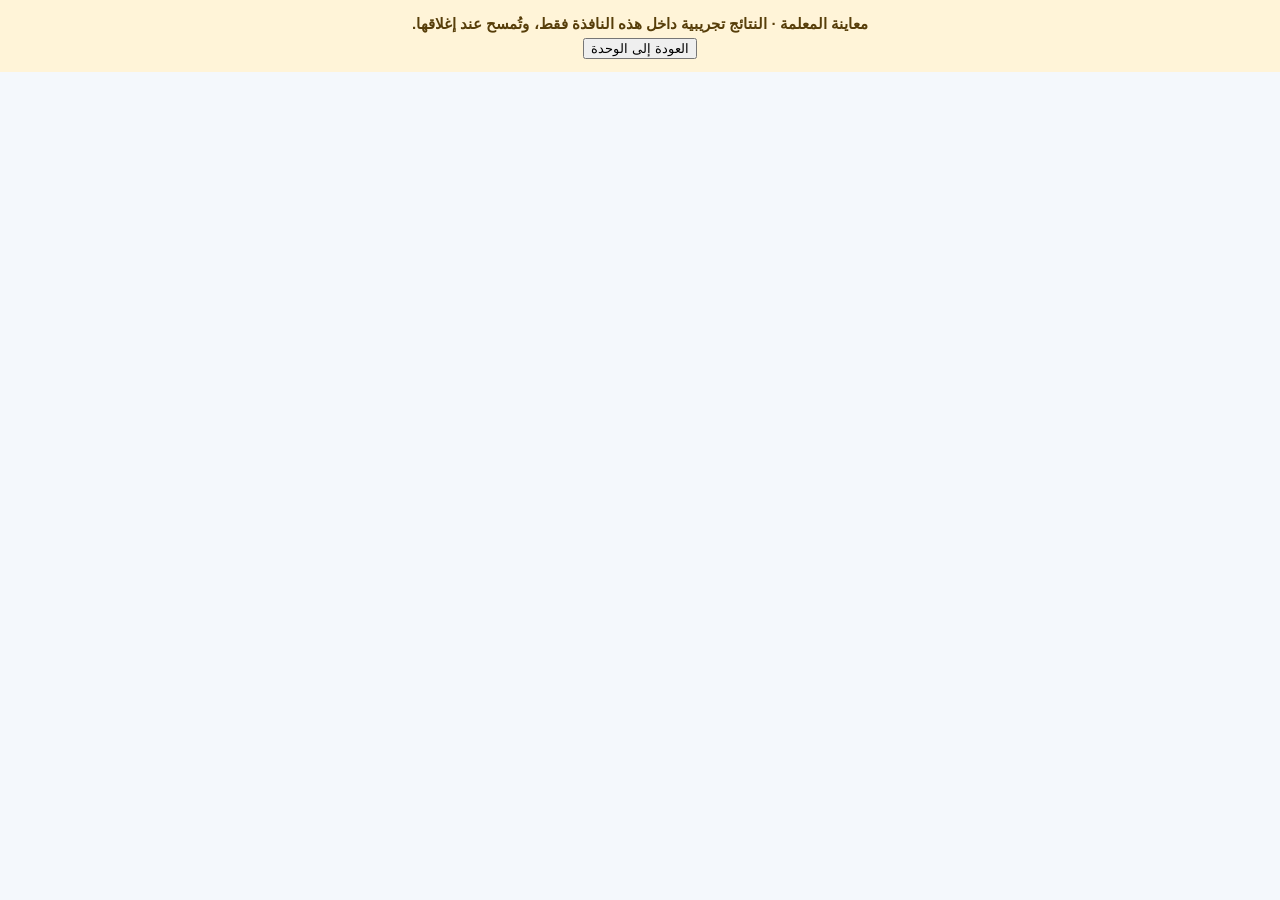
<file: unit5-teacher-preview.html>
<!doctype html>
<html lang="en"><head><meta charset="utf-8"><meta name="viewport" content="width=device-width,initial-scale=1">
<meta http-equiv="Content-Security-Policy" content="default-src 'none'; script-src 'unsafe-inline' 'unsafe-eval' https://n0500.github.io; style-src 'unsafe-inline' https://n0500.github.io https://fonts.googleapis.com; font-src https://fonts.gstatic.com; img-src data: https://n0500.github.io; media-src https://n0500.github.io; connect-src 'none'; form-action 'none'; frame-src 'none'">
<title>Unit 5 · Teacher Preview</title>
<link rel="stylesheet" href="styles.css"><link rel="stylesheet" href="journey.css"><link rel="stylesheet" href="journey-focus.css"><link rel="stylesheet" href="unit5-fmf-live.css">
<style>body{margin:0;background:#f4f8fc}.preview-note{position:sticky;top:0;z-index:100;background:#fff4d8;color:#573e0a;padding:12px;text-align:center;font:700 15px Arial;line-height:1.6}.student-view{max-width:1050px;margin:auto;padding:16px}</style></head><body>
<div class="preview-note" dir="rtl">معاينة المعلمة · النتائج تجريبية داخل هذه النافذة فقط، وتُمسح عند إغلاقها.<br><button type="button" onclick="previewHome()">العودة إلى الوحدة</button></div>
<div id="app"><section class="student-view"></section></div>
<script>
// Isolated in-memory adapters. No Firebase SDK, account, database or durable storage.
const previewRecords=[];const previewProfile={id:'teacher-preview',uid:'teacher-preview',role:'student',displayName:'Teacher Preview'};
const memory=new Map();Object.defineProperty(window,'localStorage',{value:{getItem:k=>memory.get(k)||null,setItem:(k,v)=>memory.set(k,String(v)),removeItem:k=>memory.delete(k),clear:()=>memory.clear()}});
window.firebase={auth:()=>({currentUser:{uid:previewProfile.id}})};
function previewHome(){STEPUP_JOURNEY.html(previewRecords,['u5'],previewProfile);STEPUP_JOURNEY.openUnit('u5');}
window.PROVE={setStudentTab:()=>previewHome(),recordJourneyAttempt:async data=>{const r={...data,studentId:previewProfile.id,submittedAt:new Date().toISOString()};previewRecords.push(r);return r;},retryUnsaved:()=>previewHome()};
window.STEPUP_CELEBRATE={showCertificate:()=>alert('معاينة فقط: وصلتِ إلى شرط الشهادة. لن تُصدر شهادة حقيقية.')};
</script>
<script src="journey-engine.js?v=20261111-u5-unified-1"></script>
<script src="answer-response-guard.js"></script>
<script src="unit5-step-compilations.js"></script><script src="unit5-fmf-live.js"></script>
<script src="unit5-6-content.js"></script><script src="unit5-6-revision.js"></script>
<script src="unit5-vocabulary.js?v=20261111-real-talk-after-reading-v3"></script>
<script src="stepup-mastery.js?v=20261111-u5-unified-1"></script>
<script src="unit5-6-practice-again.js?v=20261111-u5-sequential-2"></script>
<script src="journey-focus.js?v=20261111-u5-two-buttons-v3"></script>
<script>previewHome();</script>
</body></html>
</file>
<file: grammar-rescue/styles.css>
@import url('https://fonts.googleapis.com/css2?family=Nunito:wght@500;600;700;800;900&display=swap');
:root{--navy:#0b173d;--night:#091330;--navy2:#192954;--purple:#9162ed;--violet:#7b47ed;--cream:#fffaf6;--ink:#18274f;--muted:#6d7c9a;--green:#19bb85;--blue:#37b8ed;--gold:#f6bc55}*{box-sizing:border-box}html{scroll-behavior:smooth}body{margin:0;min-height:100vh;color:#fff;background:radial-gradient(ellipse at 80% 0%,#344688 0,#142450 35%,#070f29 83%);font-family:Nunito,system-ui,-apple-system,sans-serif}button{font:inherit;cursor:pointer;touch-action:manipulation}button:focus-visible{outline:3px solid #ffd25c;outline-offset:3px}.hidden{display:none!important}.app-shell{max-width:1420px;margin:0 auto;padding:0 clamp(12px,2.8vw,35px) 20px}.topbar{height:85px;display:flex;align-items:center;justify-content:space-between;border-bottom:1px solid #7883b237;gap:10px}.brand{display:flex;align-items:center;gap:10px;font-size:20px;font-weight:900;line-height:1}.brand strong{color:#ffc45d}.brand small{display:block;font-size:9px;color:#9fafe3;letter-spacing:.16em;margin-top:7px}.brand-logo{display:grid;place-items:center;width:49px;height:49px;background:linear-gradient(135deg,#996bf3,#583ad3);border-radius:16px;font-size:26px;box-shadow:0 7px 20px #0006}.top-meta{display:flex;align-items:center;gap:12px}.tag{font-size:11px;letter-spacing:.1em;color:#c6d3fa;background:#ffffff0c;border:1px solid #adbff045;padding:9px 15px;border-radius:28px;font-weight:900}.ghost-button,.back-button{border:1px solid #7584b370;background:#ffffff10;color:white;border-radius:12px;padding:11px 15px;font-size:12px;font-weight:900}.ghost-button:hover,.back-button:hover{background:#ffffff23}.welcome{min-height:295px;display:flex;align-items:center;justify-content:space-between;gap:12px;padding:28px 3% 30px;background:radial-gradient(circle at 78% 46%,#7665c659,transparent 43%)}.welcome h1{font-size:clamp(32px,5.2vw,64px);line-height:1.02;margin:10px 0 14px;font-weight:1000;letter-spacing:-.04em;text-shadow:0 7px 0 #050b2655}.welcome h1 em{font-style:normal;color:#ffbd4e}.welcome p{max-width:520px;font-weight:650;color:#c4d1f3;font-size:clamp(12px,1.4vw,16px);line-height:1.65}.eyebrow{color:#b7c6f6;font-size:11px;font-weight:1000;letter-spacing:.14em}.btn{border:0;border-radius:15px;min-height:50px;padding:13px 24px;font-weight:1000;font-size:15px;transition:transform .15s,filter .15s;display:flex;justify-content:center;align-items:center;gap:14px}.btn span{font-size:22px}.btn:hover{transform:translateY(-2px);filter:brightness(1.08)}.btn:active{transform:translateY(1px)}.btn-violet{color:#fff;background:linear-gradient(135deg,#ab71fa,#7946e9 72%,#5534c3);box-shadow:0 5px 0 #482f99,0 15px 30px #432d9745}.welcome .btn{margin-top:21px}.mascot{width:265px;min-width:195px;align-self:stretch;display:grid;place-items:center;position:relative}.mascot-glow{position:absolute;background:radial-gradient(circle,#f3bdff47 0,transparent 67%);inset:0}.mascot-figure{font-size:clamp(115px,13.5vw,200px);transform:rotate(-7deg);filter:drop-shadow(0 20px 9px #050c2955);animation:bob 3s ease-in-out infinite}.mascot-bubble{position:absolute;right:0;bottom:12px;background:white;border:2px solid #a7a5ff;color:#31456f;border-radius:14px;padding:11px;font-size:11px;font-weight:900;box-shadow:0 8px 0 #182952;max-width:180px;transform:rotate(3deg)}@keyframes bob{50%{transform:translateY(-7px) rotate(-5deg)}}.city-panel{overflow:hidden;border:1px solid #526ca7;border-radius:27px;background:linear-gradient(150deg,#1b3763,#11244a 65%,#0d1e42);box-shadow:0 30px 75px #02082688;position:relative}.city-header{display:flex;justify-content:space-between;align-items:center;gap:15px;padding:24px 27px 10px;position:relative;z-index:2}.city-header h2{margin:8px 0;font-size:clamp(19px,2.4vw,29px)}.progress-box{width:min(215px,45%)}.progress-top{display:flex;justify-content:space-between;gap:6px;font-size:11px;margin-bottom:8px;color:#c0d0f0}.progress-top strong{color:#fff}.track{height:10px;background:#0a1b39;border:1px solid #4c7295;overflow:hidden;border-radius:20px}.track>span{height:100%;width:0;display:block;background:linear-gradient(90deg,#19d990,#7bf3b3);border-radius:20px;transition:width .5s}.citysky{height:125px;position:absolute;top:55px;left:0;right:0;opacity:.67;pointer-events:none;overflow:hidden}.moon{position:absolute;right:16%;top:0;width:64px;height:64px;background:#f2cc9c;border-radius:50%;box-shadow:0 0 40px #eabccc}.stars{position:absolute;left:22%;font-size:26px;letter-spacing:90px;color:#fdffffaa}.skybuildings{position:absolute;bottom:0;left:5%;right:5%;display:flex;justify-content:space-between;align-items:end;color:#537eac;font-size:72px;line-height:.8;filter:drop-shadow(0 -3px 2px #0a1335)}.skybuildings span:nth-child(odd){font-size:52px;color:#3a618c}.mission-cards{display:grid;grid-template-columns:repeat(4,minmax(0,1fr));gap:17px;padding:54px 22px 26px;position:relative;z-index:1}.mission-cards:before{content:"";position:absolute;left:14%;right:14%;top:53%;border-top:5px dotted #85a8e79c;z-index:-1}.mission-card{text-align:left;background:linear-gradient(160deg,#243e74,#132b54);color:white;border:1px solid #526faa;overflow:hidden;border-radius:22px;box-shadow:0 16px 30px #07112c99;padding:0 0 16px;min-height:275px;position:relative;transition:transform .2s,border-color .2s}.mission-card:hover{transform:translateY(-6px);border-color:#c3b5ff}.card-scene{height:153px;display:grid;place-items:center;position:relative;overflow:hidden;background:radial-gradient(circle at 50% 22%,#afc8e6,#4165a2 75%,#1b376b);border-bottom:1px solid #87a1d055}.card-scene:before{content:"";position:absolute;inset:0;background:linear-gradient(90deg,transparent 0 49%,#ffffff1a 50%,transparent 52%),repeating-linear-gradient(0deg,transparent 0 25px,#ffffff0b 26px 27px);opacity:.6}.mission-card:nth-child(2) .card-scene{background:radial-gradient(circle at 50% 20%,#f7c389,#c97c80 52%,#6345a2)}.mission-card:nth-child(3) .card-scene{background:radial-gradient(circle at 55% 15%,#ffe9a3,#c5889c 48%,#5e479b)}.mission-card:nth-child(4) .card-scene{background:radial-gradient(circle at 50% 30%,#ff90ae,#6b5cae 62%,#152c5d)}.card-icon{position:relative;font-size:94px;filter:drop-shadow(0 14px 8px #07132955)}.card-number{position:absolute;top:12px;left:12px;border-radius:15px;background:#182451aa;border:1px solid #e1e3ff66;padding:6px 10px;font-size:12px;font-weight:900}.card-status{position:absolute;top:12px;right:12px;background:#111934ae;padding:7px 9px;border-radius:20px;font-size:12px}.card-info{padding:16px 16px 0}.card-info strong{display:block;font-size:17px}.card-info p{font-size:12px;color:#c5d3f5;line-height:1.35;margin:7px 0}.card-foot{display:flex;justify-content:space-between;align-items:center;color:#a7f5df;font-size:12px;font-weight:850;margin-top:10px}.mission-card.selected{border-color:#f9c576;box-shadow:0 0 0 2px #f9c57666,0 17px 34px #030c2b99}.legal{font-size:11px;text-align:center;color:#9daeda;margin:18px 0}.game-view{padding-top:20px}.game-heading{display:flex;align-items:center;justify-content:space-between;gap:15px;margin-bottom:19px}.game-identity{display:flex;align-items:center;gap:12px;flex-wrap:wrap}.game-identity #mission-pill{background:#7d4ce6;border-radius:16px;padding:9px 11px;font-size:11px;font-weight:950}.game-identity strong{font-size:18px}.game-identity small{font-size:11px;color:#c2cbec}.step-counter{width:155px;font-size:11px;font-weight:900;text-align:right}.tinytrack{width:100%;border-radius:12px;background:#101f4b;height:9px;overflow:hidden;border:1px solid #849bd177;margin-top:8px}.tinytrack>span{display:block;background:linear-gradient(90deg,#fbd26c,#fe8c82);height:100%;width:0}.game-layout{display:grid;grid-template-columns:minmax(0,1.14fr) minmax(385px,.86fr);gap:18px;align-items:stretch}.stage{height:650px;position:relative;border:2px solid #89a2d7;border-radius:24px;overflow:hidden;isolation:isolate;box-shadow:0 23px 48px #030b2599;background:radial-gradient(circle at 55% 28%,#b3d8f5,#5072a3 65%,#1d3267)}.stage-top{z-index:6;position:absolute;left:18px;right:18px;top:18px;display:flex;justify-content:space-between;gap:8px}.stage-label,.stage-status{background:#11274dcc;border:1px solid #c7d6f799;color:white;padding:10px 12px;border-radius:13px;font-weight:900;font-size:12px}.stage-status{background:#a96d1bdc}.stage-status.good{background:#0c9865}.stage-backdrop{position:absolute;inset:0;background:linear-gradient(180deg,#ffffff12,#ffffff00 45%,#04102f99 90%)}.stage-window{position:absolute;left:5%;right:5%;top:13%;bottom:25%;border-radius:26px;background:repeating-linear-gradient(90deg,transparent 0 22%,#23477455 23% 24%,transparent 25% 49%),linear-gradient(180deg,#98c9e590,#4168959e);box-shadow:inset 0 0 0 8px #ffffff25}.stage-lights{position:absolute;left:14%;right:14%;top:18%;height:14px;border-radius:30px;background:#fff5cc;box-shadow:0 0 17px 7px #fff7af7d,0 75px 32px #fffaac30}.stage-art{position:absolute;inset:19% 5% 17%;display:flex;align-items:center;justify-content:center}.art-main{position:relative;z-index:3;filter:drop-shadow(0 28px 9px #030a2870);font-size:clamp(110px,16vw,200px);transform-origin:bottom;transition:transform .6s,filter .6s}.stage.correct .art-main{animation:approved .8s cubic-bezier(.2,.8,.2,1) both}.stage-platform{position:absolute;z-index:2;bottom:5%;left:6%;right:6%;height:85px;border-radius:10px;background:repeating-linear-gradient(90deg,#293a65 0 23px,#506392 25px 53px);border-top:21px solid #f5bb53;box-shadow:0 18px 0 #15254a,0 24px 0 #e7a849}.stage-platform:before{content:"";position:absolute;inset:auto 0 20px;height:8px;background:#d4dded9e}.decor-a,.decor-b{position:absolute;bottom:24%;z-index:1;width:16%;height:38%;border:16px solid #f8be4f;border-radius:30px;transform:rotate(28deg);box-shadow:0 0 0 9px #7a5c5b88}.decor-a{left:4%}.decor-b{right:4%;transform:rotate(-25deg)}.stage-actor{z-index:7;position:absolute;bottom:82px;left:20px;display:flex;align-items:end;gap:10px}.actor{font-size:67px;filter:drop-shadow(0 8px 7px #07152b88);animation:bob 3s infinite}.actor-talk{background:white;box-shadow:0 6px 16px #03113a8a;border-radius:15px 15px 15px 3px;color:#1c2b51;font-weight:900;font-size:12px;max-width:260px;padding:13px 16px;line-height:1.4}.stage-bottom{position:absolute;bottom:0;left:0;right:0;z-index:5;background:#101c44e8;border-top:1px solid #adcbff9d;color:#dbe9ff;font-size:12px;font-weight:900;padding:15px 18px;display:flex;justify-content:space-between;gap:5px}.stage-showroom{background:radial-gradient(circle at 40% 20%,#ffdcb1,#d58d96 52%,#7e5291)}.stage-showroom .stage-window{background:repeating-linear-gradient(90deg,#ffebd735 0 18%,#d98e8722 19% 20%),linear-gradient(#f2dac390,#a46d9f99)}.stage-showroom .stage-platform{background:linear-gradient(145deg,#e5c0a4,#af7b69);border-top:20px solid #fff4cf;box-shadow:0 18px 0 #784b69}.stage-showroom .decor-a,.stage-showroom .decor-b{border-color:#f8e8c5}.stage-mall{background:radial-gradient(circle at 58% 20%,#ffe5a4,#ca8da4 55%,#685393)}.stage-mall .stage-platform{background:repeating-linear-gradient(45deg,#f6d8bc 0 35px,#ead1bb 35px 70px);border-top:17px solid #fff1cc;box-shadow:0 18px 0 #8b6690}.stage-mall .decor-a,.stage-mall .decor-b{border-color:#ecc0ec}.stage-final{background:radial-gradient(circle at 48% 36%,#ec85af,#715ac3 56%,#151f6c)}.stage-final .stage-lights{background:#f5d77a;box-shadow:0 0 52px 15px #fce6ad88}.stage-final .stage-window{background:linear-gradient(#4649a6,#182959);box-shadow:inset 0 0 80px #090f48}.stage-final .decor-a,.stage-final .decor-b{border-color:#f8d15d}.stage.correct .stage-lights{box-shadow:0 0 60px 24px #83ffb5a3}@keyframes approved{35%{transform:translateY(-30px) rotate(-4deg) scale(1.07)}100%{transform:translate(26px,-8px) scale(1.05)}}.activity{min-height:650px;display:flex;flex-direction:column;background:linear-gradient(155deg,#fff,#eff1ff);color:var(--ink);border-radius:24px;padding:clamp(17px,2.4vw,29px);box-shadow:0 23px 48px #030b2599;min-width:0}.activity-header{display:flex;justify-content:space-between;align-items:center;gap:10px}.activity-header .eyebrow{color:#7951b9}.activity-header>span:last-child{color:#808bab;font-weight:900;font-size:11px}.activity h2{margin:11px 0 7px;font-size:clamp(22px,2.1vw,29px);font-weight:1000}.instruction{margin:0 0 16px;color:#667495;font-weight:720;font-size:13px;line-height:1.5}.prompt-card{background:#f3f0ff;border:1px solid #dfd8fc;border-radius:15px;padding:14px;display:flex;gap:12px;align-items:flex-start;margin-bottom:18px}.prompt-icon{font-size:24px}.prompt-card div>span{font-size:10px;color:#7d61bf;font-weight:950;letter-spacing:.06em}.prompt-card p{font-size:15px;margin:4px 0 0;font-weight:900;line-height:1.5}.interaction-area{display:flex;flex-direction:column;gap:13px;min-height:190px;margin-bottom:16px}.section-caption{font-size:11px;font-weight:1000;color:#6b7899;letter-spacing:.05em}.answer-box{border:2px dashed #9faad3;background:#e9eeff;min-height:75px;border-radius:14px;padding:12px;display:flex;flex-wrap:wrap;gap:8px;align-items:center}.answer-placeholder{color:#8899bb;font-size:13px;font-weight:700;width:100%;text-align:center}.words{display:flex;gap:9px;flex-wrap:wrap;align-items:flex-start}.word{font-size:15px;font-weight:900;color:#293963;background:#fff;border:1px solid #c8d0eb;border-radius:11px;padding:10px 14px;box-shadow:0 4px 0 #bdc7e8;min-height:44px}.word:hover{border-color:#8e5be2}.word:active{transform:translateY(3px);box-shadow:0 1px 0 #bbc6e7}.word.chosen{color:#fff;background:#7750d7;border-color:#6642bc;box-shadow:0 3px 0 #50349b}.word:disabled{opacity:.33;cursor:not-allowed}.select-grid{display:grid;grid-template-columns:repeat(3,minmax(0,1fr));gap:10px}.select-grid.four{grid-template-columns:repeat(2,minmax(0,1fr))}.option-card{min-width:0;min-height:146px;border:2px solid #e3e6f3;border-radius:16px;background:linear-gradient(#fff,#f4f5ff);padding:13px 8px;display:flex;flex-direction:column;align-items:center;justify-content:space-between;gap:5px;color:#25375b;transition:border-color .2s,transform .2s,background .2s;overflow:hidden}.option-card:hover{border-color:#b19bf2;transform:translateY(-2px)}.option-card.chosen{border-color:#7853dd;box-shadow:0 0 0 3px #d4c8fb;background:#f3eeff}.option-icon{font-size:47px;line-height:1.2;filter:drop-shadow(0 5px 3px #10264f3b)}.option-title{font-size:13px;font-weight:1000;text-align:center;line-height:1.15}.option-meta{font-size:11px;color:#657391;text-align:center;line-height:1.4}.option-card .cost{font-size:15px;color:#4738aa;font-weight:1000}.plain-options{display:grid;grid-template-columns:1fr 1fr;gap:9px}.text-option{color:#23365c;background:#fff;border:2px solid #dbe0f1;border-radius:13px;padding:16px 11px;text-align:center;font-weight:900;font-size:14px}.text-option.chosen{border-color:#7451df;background:#eee9ff}.tools-row{display:flex;justify-content:space-between;gap:9px;margin-top:auto}.chip-button{font-size:12px;border-radius:11px;border:1px solid #bfcaf0;color:#4e5e91;background:#e6ebfe;padding:10px 14px;font-weight:850}.chip-button:hover{background:#d9dfff}.hint-box{padding:12px;background:#fff4d9;color:#79570e;border-radius:12px;font-size:12px;font-weight:800;line-height:1.5;margin-top:11px}.feedback{background:#e0f8ef;color:#087657;padding:12px;border-radius:12px;margin-top:11px;font-weight:850;font-size:13px;line-height:1.4}.feedback.bad{background:#fff1dc;color:#915c15}.main-action{width:100%;margin-top:14px;min-height:57px}.main-action:disabled{opacity:.45;filter:grayscale(.3);cursor:default;transform:none}.overlay{position:fixed;inset:0;z-index:30;background:#030826d9;display:flex;justify-content:center;align-items:center;padding:20px;backdrop-filter:blur(6px)}.result-card{max-width:445px;width:100%;background:linear-gradient(#fff,#eef0ff);color:#273660;border-radius:26px;padding:38px 28px;text-align:center;box-shadow:0 25px 70px #0009;display:flex;flex-direction:column;align-items:center}.result-icon{font-size:81px;filter:drop-shadow(0 10px 3px #4d59a655)}.result-card .eyebrow{color:#9460d7;margin-top:10px}.result-card h2{font-size:31px;margin:11px 0}.result-card p{font-size:14px;color:#637194;line-height:1.5}.result-card .btn{width:100%;margin:15px 0}.reward-ribbon{font-size:26px}.result-card .chip-button{border:none;background:transparent}.badge-flash{position:fixed;inset:auto 0 10%;margin:auto;z-index:25;width:fit-content;background:#17a876;color:#fff;border-radius:20px;padding:13px 26px;box-shadow:0 12px 30px #06132977;font-size:15px;font-weight:1000;animation:flash .75s ease forwards;pointer-events:none}@keyframes flash{from{transform:translateY(16px);opacity:0}22%{transform:translateY(0);opacity:1}70%{opacity:1}to{opacity:0}}@media(max-width:1040px){.game-layout{grid-template-columns:minmax(0,1fr) minmax(330px,1fr)}.stage,.activity{min-height:610px;height:auto}.stage{height:640px}.mission-cards{gap:11px;padding-left:14px;padding-right:14px}.card-info strong{font-size:14px}.card-info p{font-size:11px}.mission-card{min-height:264px}}@media(max-width:790px){.topbar{height:72px}.tag{display:none}.welcome{min-height:240px}.mascot{width:160px;min-width:120px}.mascot-figure{font-size:108px}.mascot-bubble{font-size:9px;max-width:124px}.mission-cards{grid-template-columns:repeat(2,minmax(0,1fr));padding-top:39px}.mission-cards:before{display:none}.card-scene{height:120px}.mission-card{min-height:227px}.card-icon{font-size:77px}.game-layout{display:flex;flex-direction:column}.stage{height:310px;min-height:0;flex:none}.stage-window{top:10%;bottom:24%}.stage-art{inset:6% 10% 15%}.art-main{font-size:108px}.stage-platform{bottom:5%;height:50px;border-top-width:13px}.decor-a,.decor-b{border-width:10px}.stage-lights{top:20%;height:7px}.stage-actor{bottom:55px}.actor{font-size:40px}.actor-talk{font-size:11px;padding:10px 12px;max-width:210px}.stage-bottom{font-size:10px;padding:10px 12px}.activity{min-height:510px;padding:22px}.game-heading{align-items:flex-start}.step-counter{min-width:95px}.game-identity{gap:6px}.game-identity strong{font-size:16px}.game-identity small{width:100%}}@media(max-width:480px){.app-shell{padding:0 11px 12px}.brand{font-size:16px}.brand-logo{width:40px;height:40px}.ghost-button{font-size:11px;padding:8px 10px}.welcome{min-height:218px;padding:20px 7px}.welcome h1{font-size:34px}.welcome p{font-size:12px}.welcome .btn{padding:12px 15px;font-size:12px}.mascot{min-width:105px;width:105px}.mascot-figure{font-size:82px}.mascot-bubble{font-size:9px;padding:7px;max-width:100px;bottom:30px}.city-header{padding:17px 13px}.mission-cards{gap:10px;padding:30px 10px 15px}.card-icon{font-size:70px}.card-scene{height:113px}.card-info{padding:12px 9px 0}.card-info strong{font-size:13px}.card-info p{font-size:10px}.mission-card{min-height:223px;border-radius:15px}.card-status{font-size:10px}.game-heading{flex-wrap:wrap}.game-identity{order:2;width:100%}.step-counter{margin-left:auto}.back-button{padding:9px 10px}.stage{height:284px;border-radius:17px}.stage-top{left:8px;right:8px;top:8px}.stage-label,.stage-status{font-size:9px;padding:7px}.stage-art{inset:3% 5% 14%}.art-main{font-size:105px}.stage-actor{left:7px}.actor-talk{max-width:185px}.activity{border-radius:17px;padding:19px 15px;min-height:515px}.select-grid{gap:7px}.option-icon{font-size:37px}.option-card{min-height:130px;padding:8px 5px}.option-title{font-size:11px}.option-meta{font-size:10px}.plain-options{gap:7px}.text-option{padding:14px 8px;font-size:12px}.prompt-card{padding:11px;margin-bottom:13px}.prompt-card p{font-size:13px}.activity h2{font-size:22px}.interaction-area{min-height:175px}.word{font-size:13px;padding:9px 11px}.tools-row .chip-button{padding:9px 11px}}
@media(prefers-reduced-motion:reduce){*,*:before,*:after{animation-duration:.01ms!important;transition-duration:.01ms!important}}
</file>
